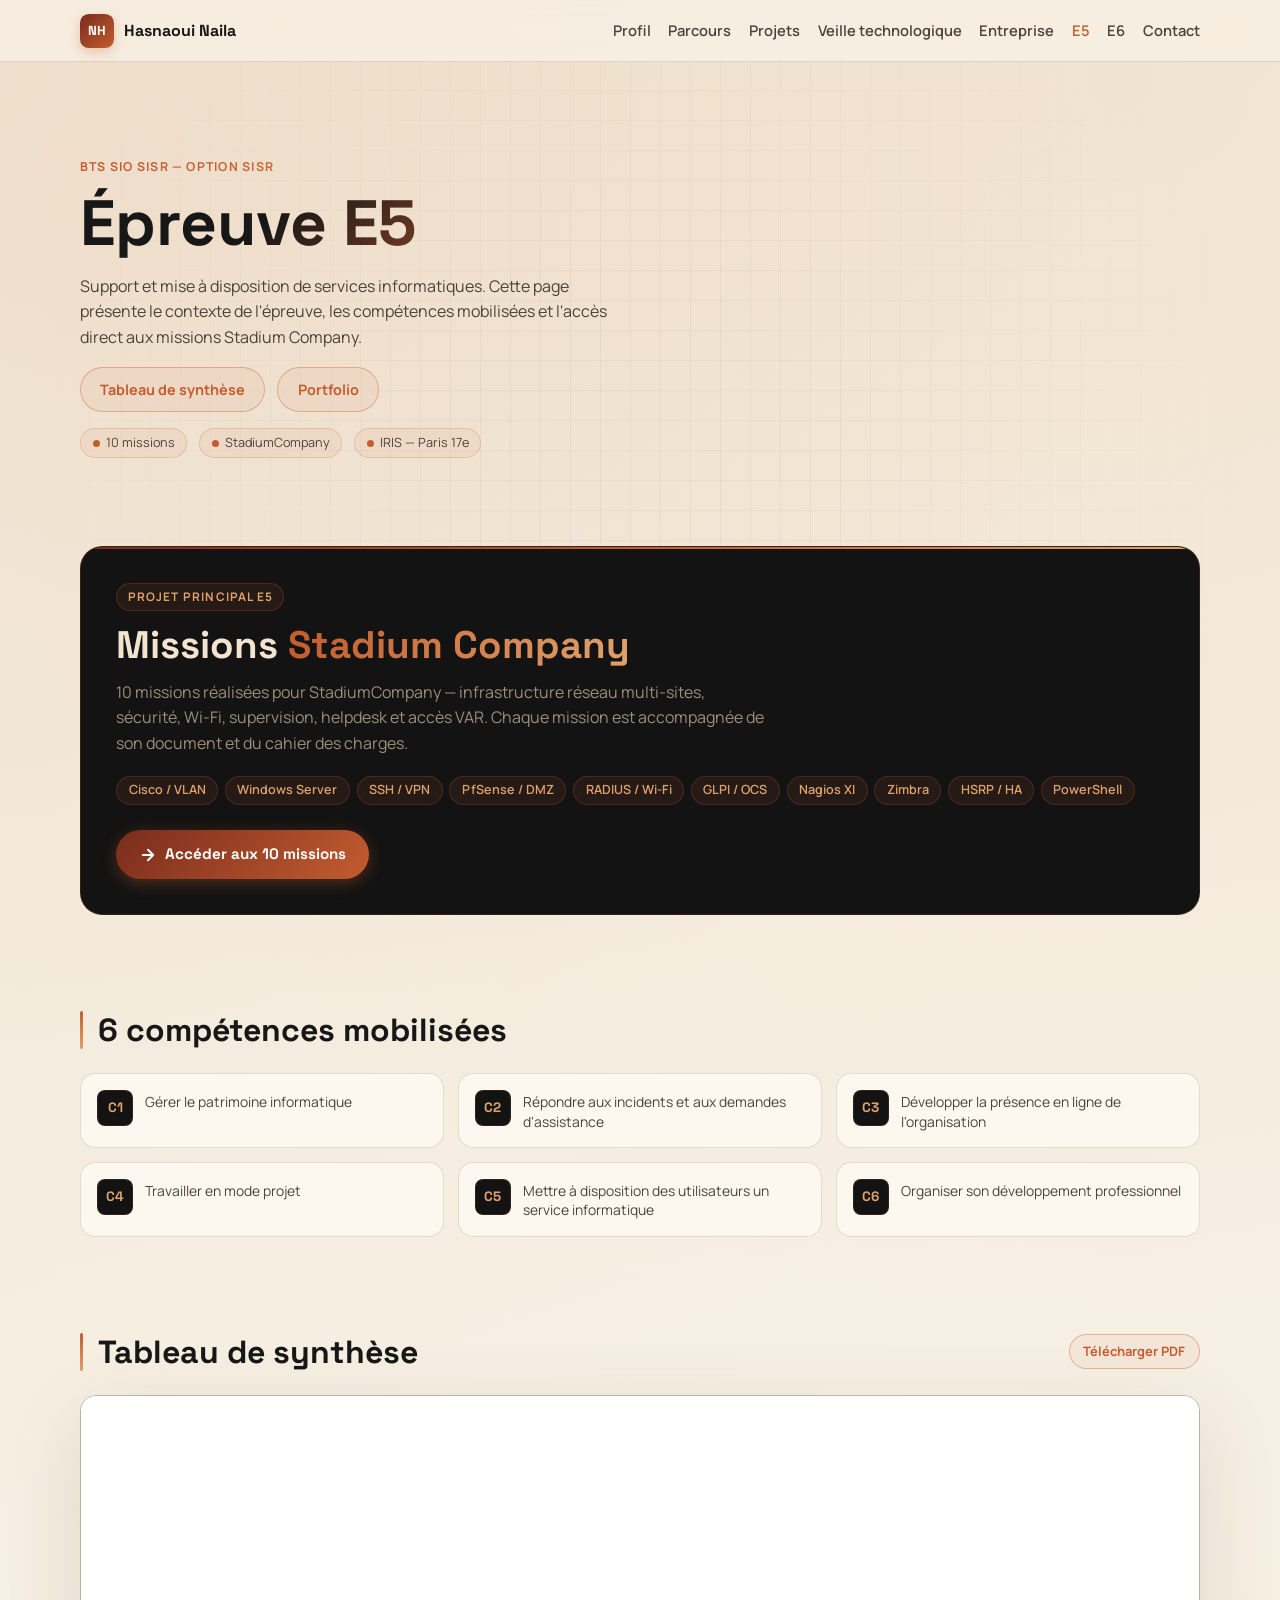
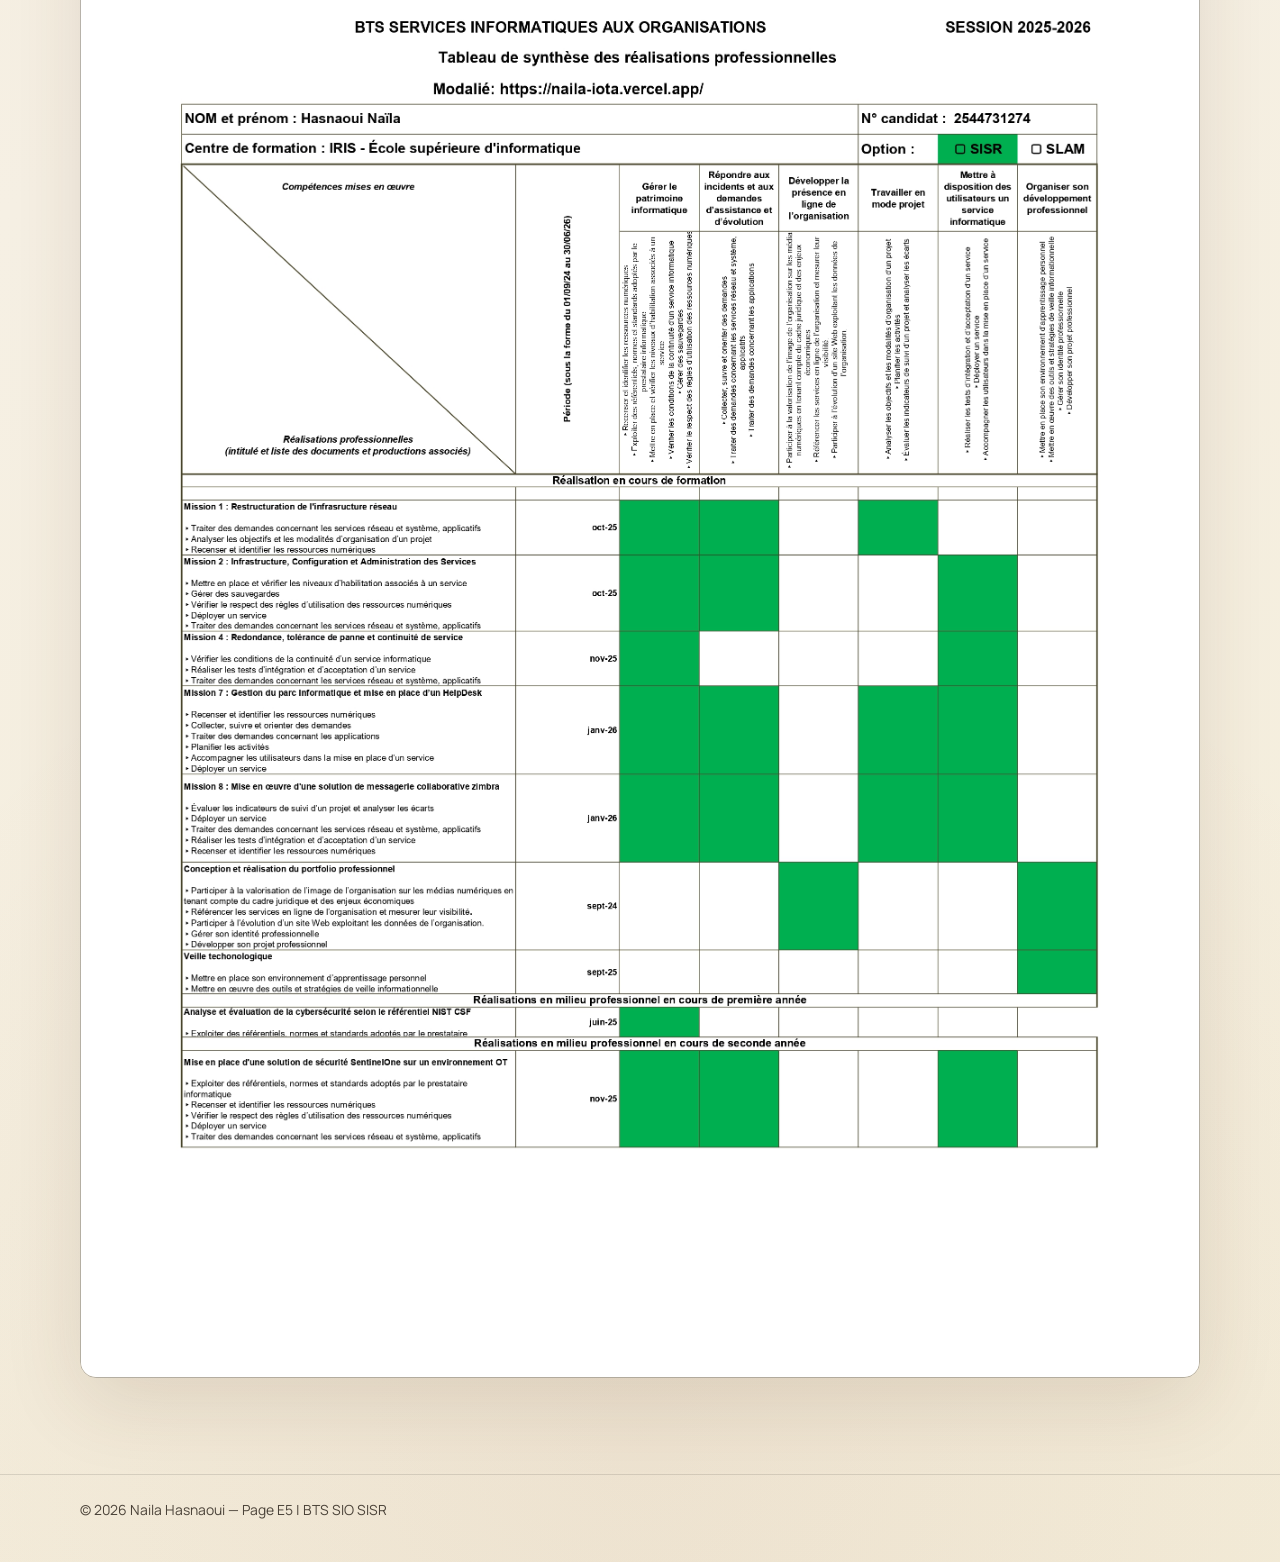
<file: Naila_protfolio/e5.html>
<!DOCTYPE html>
<html lang="fr">
    <head>
        <meta charset="UTF-8"/>
        <meta name="viewport" content="width=device-width, initial-scale=1.0"/>
        <title>E5 — Support &amp; Services | Hasnaoui Naila</title>
        <meta
            name="description"
            content="Épreuve E5 BTS SIO SISR de Naila Hasnaoui — Support et mise à disposition de services informatiques. Compétences, missions et tableau de synthèse."/>
        <link rel="preconnect" href="https://fonts.googleapis.com"/>
        <link rel="preconnect" href="https://fonts.gstatic.com" crossorigin="crossorigin"/>
        <link
            href="https://fonts.googleapis.com/css2?family=Space+Grotesk:wght@400;500;700&family=Manrope:wght@400;600;700&display=swap"
            rel="stylesheet"/>
        <link rel="stylesheet" href="styles.css?v=20260509"/>
    </head>
    <body>
        <div class="scroll-progress" id="scrollProgress" aria-hidden="true"></div>
        <div class="bg-grid" aria-hidden="true"></div>

        <header class="site-header">
            <div class="container nav-wrap">
                <a href="index.html#home" class="brand">
                    <span class="brand-mark">NH</span>
                    <span class="brand-text">Hasnaoui Naila</span>
                </a>
                <button class="menu-btn" id="menuBtn" aria-label="Ouvrir le menu">Menu</button>
                <nav class="nav" id="siteNav">
                    <a href="index.html#profil">Profil</a>
                    <a href="index.html#parcours">Parcours</a>
                    <a href="index.html#projets">Projets</a>
                    <a href="veille.html">Veille technologique</a>
                    <a href="entreprise.html">Entreprise</a>
                    <a href="e5.html" class="is-active">E5</a>
                    <a href="e6.html">E6</a>
                    <a href="index.html#contact">Contact</a>
                </nav>
            </div>
        </header>

        <main>

            <!-- ── Hero ── -->
            <section class="hero container reveal subpage-hero">
                <p class="eyebrow">BTS SIO SISR — Option SISR</p>
                <h1>Épreuve E5</h1>
                <p class="lead">
                    Support et mise à disposition de services informatiques. Cette page présente le contexte de l'épreuve, les compétences mobilisées et l'accès direct aux missions Stadium Company.
                </p>
                <div class="hero-actions">
                    <a class="btn btn-ghost" href="#synthese">Tableau de synthèse</a>
                    <a class="btn btn-ghost" href="index.html#projets">Portfolio</a>
                </div>
                <div class="hero-meta">
                    <span class="status-dot">10 missions</span>
                    <span class="status-dot">StadiumCompany</span>
                    <span class="status-dot">IRIS — Paris 17e</span>
                </div>
            </section>

            <!-- ── Grand bouton Stadium Company ── -->
            <section class="section container reveal">
                <article class="stadium-cta">
                    <span class="stadium-cta-eyebrow">Projet principal E5</span>
                    <h2>Missions <span>Stadium Company</span></h2>
                    <p>
                        10 missions réalisées pour StadiumCompany — infrastructure réseau multi-sites, sécurité, Wi-Fi, supervision, helpdesk et accès VAR. Chaque mission est accompagnée de son document et du cahier des charges.
                    </p>
                    <div class="stadium-cta-chips">
                        <div class="pill-wrap">
                            <span class="pill">Cisco / VLAN</span>
                            <span class="pill">Windows Server</span>
                            <span class="pill">SSH / VPN</span>
                            <span class="pill">PfSense / DMZ</span>
                            <span class="pill">RADIUS / Wi-Fi</span>
                            <span class="pill">GLPI / OCS</span>
                            <span class="pill">Nagios XI</span>
                            <span class="pill">Zimbra</span>
                            <span class="pill">HSRP / HA</span>
                            <span class="pill">PowerShell</span>
                        </div>
                    </div>
                    <a class="stadium-cta-btn" href="stadium.html">
                        <svg viewBox="0 0 24 24" fill="none" stroke="currentColor" stroke-width="2.5" stroke-linecap="round" stroke-linejoin="round">
                            <path d="M5 12h14M12 5l7 7-7 7"/>
                        </svg>
                        Accéder aux 10 missions
                    </a>
                </article>
            </section>

            <!-- ── Compétences E5 ── -->
            <section class="section container reveal">
                <div class="section-head">
                    <h2>6 compétences mobilisées</h2>
                </div>
                <div class="competences-grid">
                    <article class="comp-card">
                        <span class="comp-num">C1</span>
                        <p>Gérer le patrimoine informatique</p>
                    </article>
                    <article class="comp-card">
                        <span class="comp-num">C2</span>
                        <p>Répondre aux incidents et aux demandes d'assistance</p>
                    </article>
                    <article class="comp-card">
                        <span class="comp-num">C3</span>
                        <p>Développer la présence en ligne de l'organisation</p>
                    </article>
                    <article class="comp-card">
                        <span class="comp-num">C4</span>
                        <p>Travailler en mode projet</p>
                    </article>
                    <article class="comp-card">
                        <span class="comp-num">C5</span>
                        <p>Mettre à disposition des utilisateurs un service informatique</p>
                    </article>
                    <article class="comp-card">
                        <span class="comp-num">C6</span>
                        <p>Organiser son développement professionnel</p>
                    </article>
                </div>
            </section>

            <!-- ── Tableau de synthèse ── -->
            <section id="synthese" class="section container reveal">
                <div class="section-head section-head-inline">
                    <h2>Tableau de synthèse</h2>
                    <a class="btn btn-ghost btn-small" href="Naila tableau.pdf" target="_blank" rel="noreferrer">Télécharger PDF</a>
                </div>

                <!-- Remplace le src par le nom de ton fichier image, ex: tableau-synthese-e5.jpg -->
                <img
                    src="Naila tableau.jpg"
                    alt="Tableau de synthèse E5 — Hasnaoui Naila"
                    style="width:100%; border-radius:1rem; border:1px solid var(--line-strong); display:block; box-shadow:var(--shadow);"
                    onerror="this.style.display='none'; this.nextElementSibling.style.display='flex';"
                />
                <div style="display:none; align-items:center; justify-content:center; min-height:260px; border-radius:1rem; border:2px dashed var(--line-strong); background:var(--paper); flex-direction:column; gap:0.65rem;">
                    <span style="font-size:2.5rem;">📄</span>
                    <p style="color:var(--ink-soft); font-size:0.9rem; margin:0; font-weight:600;">Tableau de synthèse E5 — Hasnaoui Naila</p>
                    <p style="color:var(--accent); font-size:0.82rem; margin:0;">Dépose ton fichier image ici et renomme-le <code style="background:rgba(195,92,47,0.1);padding:0.1rem 0.4rem;border-radius:4px;">tableau-synthese-e5.jpg</code></p>
                </div>
            </section>

        </main>

        <footer class="site-footer">
            <div class="container">
                <p>© <span id="year"></span> Naila Hasnaoui — Page E5 | BTS SIO SISR</p>
            </div>
        </footer>

        <button class="back-top" id="backTopBtn" type="button" aria-label="Remonter en haut">↑</button>
        <div class="toast" id="toast" role="status" aria-live="polite"></div>

        <script src="script.js?v=20260509"></script>
    </body>
</html>
</file>
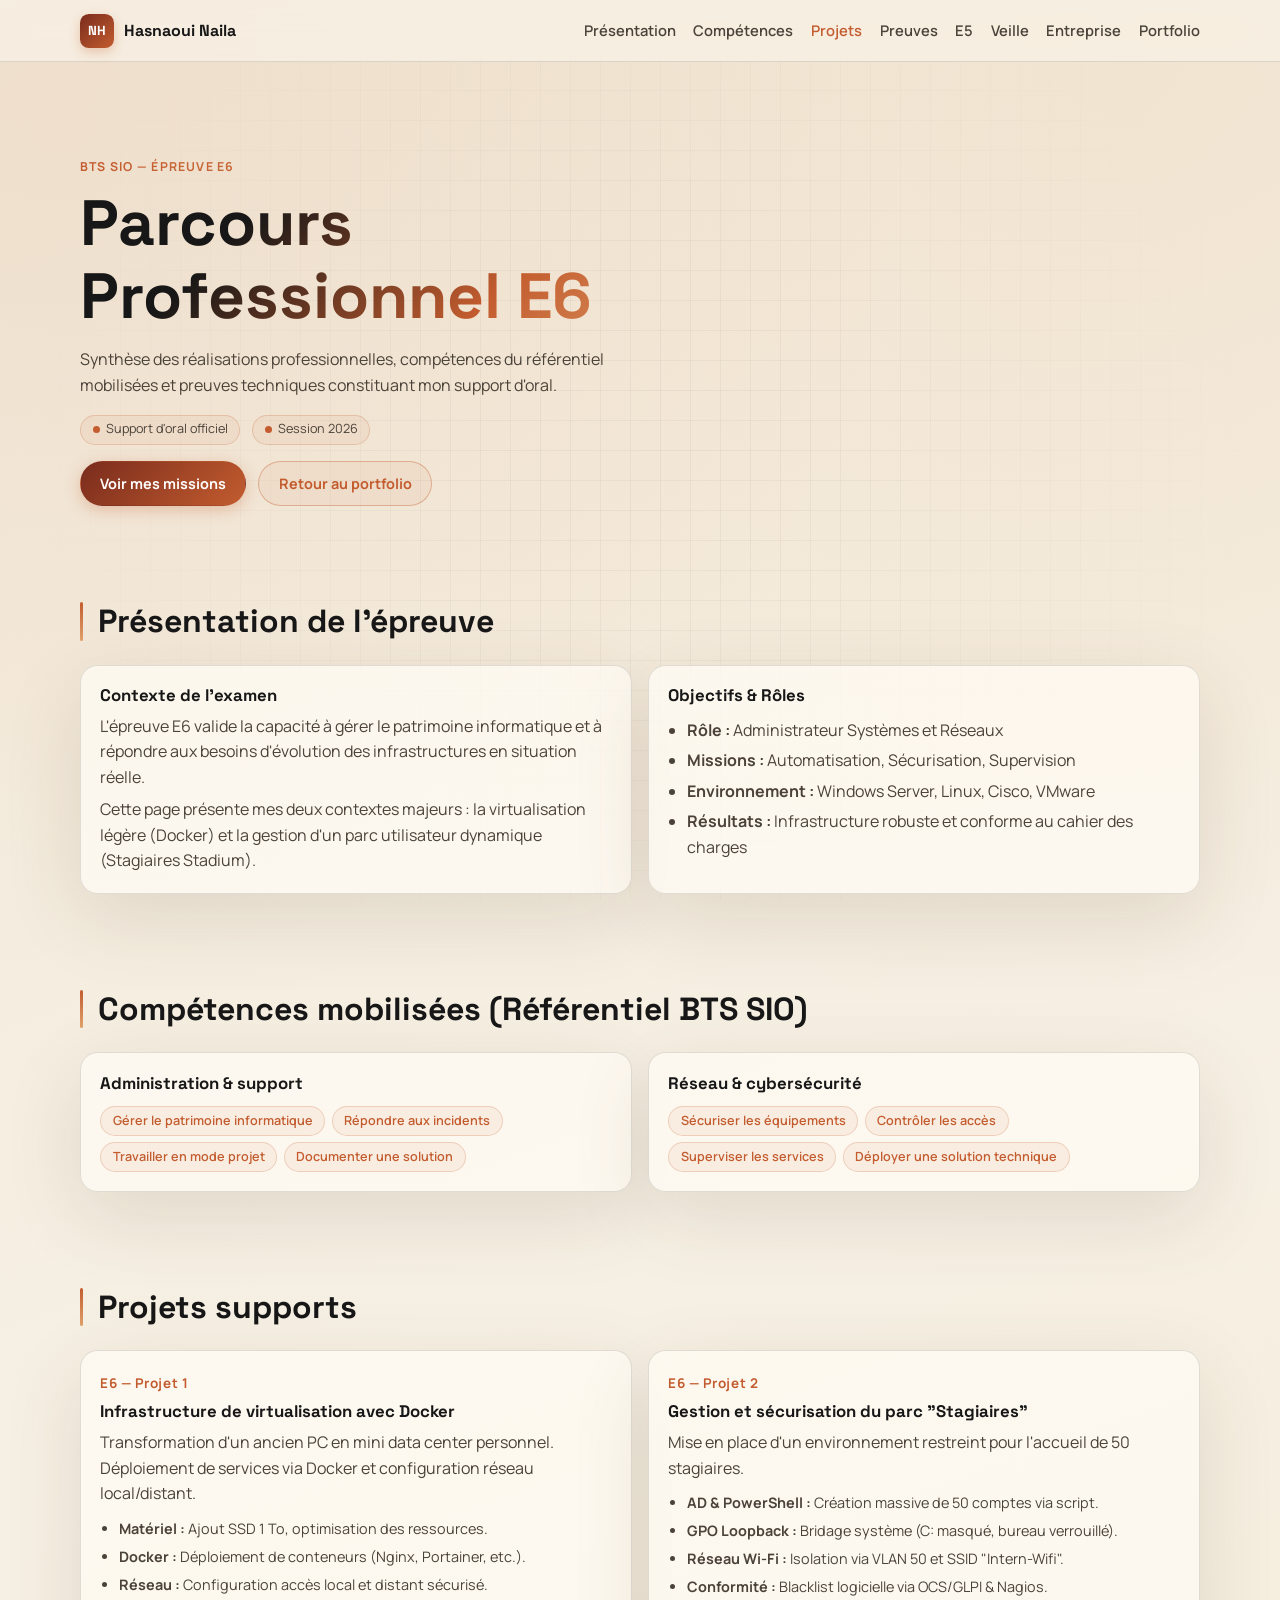
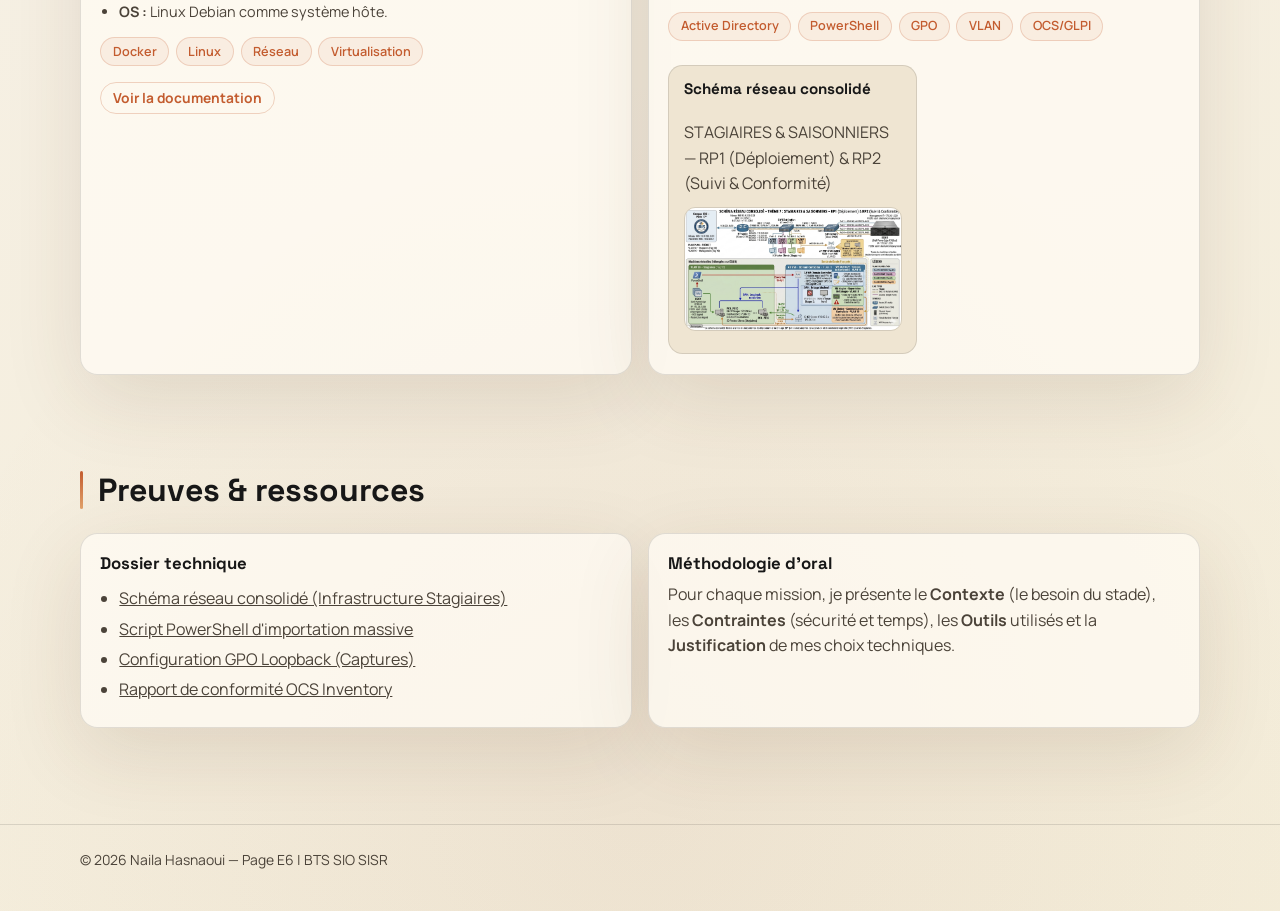
<file: Naila_protfolio/e6.html>
<!DOCTYPE html>
<html lang="fr">
    <head>
        <meta charset="UTF-8"/>
        <meta name="viewport" content="width=device-width, initial-scale=1.0"/>
        <title>E6 | Hasnaoui Naila</title>
        <meta
            name="description"
            content="Page E6 du portfolio de Naila Hasnaoui avec les projets supports, compétences et éléments de présentation pour le BTS SIO."/>
        <link rel="preconnect" href="https://fonts.googleapis.com"/>
        <link rel="preconnect" href="https://fonts.gstatic.com" crossorigin="crossorigin"/>
        <link
            href="https://fonts.googleapis.com/css2?family=Space+Grotesk:wght@400;500;700&family=Manrope:wght@400;600;700&display=swap"
            rel="stylesheet"/>
        <link rel="stylesheet" href="styles.css?v=20260509"/>
    </head>
    <body>
        <div class="scroll-progress" id="scrollProgress" aria-hidden="true"></div>
        <div class="bg-grid" aria-hidden="true"></div>

        <header class="site-header">
            <div class="container nav-wrap">
                <a href="index.html" class="brand">
                    <span class="brand-mark">NH</span>
                    <span class="brand-text">Hasnaoui Naila</span>
                </a>
                <button class="menu-btn" id="menuBtn" aria-label="Ouvrir le menu">Menu</button>
                <nav class="nav" id="siteNav">
                    <a href="#presentation">Présentation</a>
                    <a href="#competences">Compétences</a>
                    <a href="#projets">Projets</a>
                    <a href="#preuves">Preuves</a>
                    <a href="e5.html">E5</a>
                    <a href="veille.html">Veille</a>
                    <a href="entreprise.html">Entreprise</a>
                    <a href="index.html">Portfolio</a>
                </nav>
            </div>
        </header>

        <main>
            <section class="hero container reveal">
                <div class="hero-layout">
                    <div>
                        <p class="eyebrow">BTS SIO — Épreuve E6</p>
                        <h1>Parcours Professionnel E6</h1>
                        <p class="lead">
                            Synthèse des réalisations professionnelles, compétences du référentiel mobilisées
                            et preuves techniques constituant mon support d'oral.
                        </p>
                        <div class="hero-meta">
                            <span class="status-dot">Support d'oral officiel</span>
                            <span class="status-dot">Session 2026</span>
                        </div>
                    </div>
                </div>

                <div class="hero-actions">
                    <a class="btn btn-primary" href="#projets">Voir mes missions</a>
                    <a class="btn btn-ghost" href="index.html">Retour au portfolio</a>
                </div>
            </section>

            <section id="presentation" class="section container reveal">
                <div class="section-head">
                    <h2>Présentation de l'épreuve</h2>
                </div>

                <div class="grid two-cols">
                    <article class="card">
                        <h3>Contexte de l'examen</h3>
                        <p>
                            L'épreuve E6 valide la capacité à gérer le patrimoine informatique et à répondre
                            aux besoins d'évolution des infrastructures en situation réelle.
                        </p>
                        <p>
                            Cette page présente mes deux contextes majeurs : la virtualisation légère (Docker)
                            et la gestion d'un parc utilisateur dynamique (Stagiaires Stadium).
                        </p>
                    </article>

                    <article class="card">
                        <h3>Objectifs &amp; Rôles</h3>
                        <ul>
                            <li><strong>Rôle :</strong> Administrateur Systèmes et Réseaux</li>
                            <li><strong>Missions :</strong> Automatisation, Sécurisation, Supervision</li>
                            <li><strong>Environnement :</strong> Windows Server, Linux, Cisco, VMware</li>
                            <li><strong>Résultats :</strong> Infrastructure robuste et conforme au cahier des charges</li>
                        </ul>
                    </article>
                </div>
            </section>

            <section id="competences" class="section container reveal">
                <div class="section-head">
                    <h2>Compétences mobilisées (Référentiel BTS SIO)</h2>
                </div>

                <div class="grid two-cols">
                    <article class="card">
                        <h3>Administration &amp; support</h3>
                        <div class="pill-wrap">
                            <span class="pill">Gérer le patrimoine informatique</span>
                            <span class="pill">Répondre aux incidents</span>
                            <span class="pill">Travailler en mode projet</span>
                            <span class="pill">Documenter une solution</span>
                        </div>
                    </article>

                    <article class="card">
                        <h3>Réseau &amp; cybersécurité</h3>
                        <div class="pill-wrap">
                            <span class="pill">Sécuriser les équipements</span>
                            <span class="pill">Contrôler les accès</span>
                            <span class="pill">Superviser les services</span>
                            <span class="pill">Déployer une solution technique</span>
                        </div>
                    </article>
                </div>
            </section>

            <section id="projets" class="section container reveal">
                <div class="section-head">
                    <h2>Projets supports</h2>
                </div>

                <div class="grid two-cols">
                    <article class="project-card">
                        <span class="year">E6 — Projet 1</span>
                        <h3>Infrastructure de virtualisation avec Docker</h3>
                        <p>
                            Transformation d'un ancien PC en mini data center personnel.
                            Déploiement de services via Docker et configuration réseau local/distant.
                        </p>
                        <ul style="font-size: 0.9rem; margin-top: 10px;">
                            <li><strong>Matériel :</strong> Ajout SSD 1 To, optimisation des ressources.</li>
                            <li><strong>Docker :</strong> Déploiement de conteneurs (Nginx, Portainer, etc.).</li>
                            <li><strong>Réseau :</strong> Configuration accès local et distant sécurisé.</li>
                            <li><strong>OS :</strong> Linux Debian comme système hôte.</li>
                        </ul>
                        <div class="tags">
                            <span>Docker</span>
                            <span>Linux</span>
                            <span>Réseau</span>
                            <span>Virtualisation</span>
                        </div>
                        <div class="project-actions">
                            <a href="https://dandy-cowbell-23a.notion.site/MISE-EN-PLACE-D-UNE-INFRASTRUCTURE-DE-VIRTUALISATION-AVEC-DOCKER-2f4beac706b7803e8856c15a7f8cccd5" target="_blank" rel="noreferrer">Voir la documentation</a>
                        </div>
                    </article>

                    <article class="project-card">
                        <span class="year">E6 — Projet 2</span>
                        <h3>Gestion et sécurisation du parc "Stagiaires"</h3>
                        <p>
                            Mise en place d'un environnement restreint pour l'accueil de 50 stagiaires.
                        </p>
                        <ul style="font-size: 0.9rem; margin-top: 10px;">
                            <li><strong>AD &amp; PowerShell :</strong> Création massive de 50 comptes via script.</li>
                            <li><strong>GPO Loopback :</strong> Bridage système (C: masqué, bureau verrouillé).</li>
                            <li><strong>Réseau Wi-Fi :</strong> Isolation via VLAN 50 et SSID "Intern-Wifi".</li>
                            <li><strong>Conformité :</strong> Blacklist logicielle via OCS/GLPI &amp; Nagios.</li>
                        </ul>
                        <div class="tags">
                            <span>Active Directory</span>
                            <span>PowerShell</span>
                            <span>GPO</span>
                            <span>VLAN</span>
                            <span>OCS/GLPI</span>
                        </div>
                        <div class="cert-grid mt-24">
                            <article class="cert-card">
                                <h4>Schéma réseau consolidé</h4>
                                <p>STAGIAIRES &amp; SAISONNIERS — RP1 (Déploiement) &amp; RP2 (Suivi &amp; Conformité)</p>
                                <a class="cert-image-link" href="theme7.png" target="_blank" rel="noreferrer">
                                    <img class="cert-image" src="theme7.png" alt="Schéma réseau consolidé"/>
                                </a>
                            </article>
                        </div>
                    </article>
                </div>
            </section>

            <section id="preuves" class="section container reveal">
                <div class="section-head">
                    <h2>Preuves &amp; ressources</h2>
                </div>

                <div class="grid two-cols">
                    <article class="card">
                        <h3>Dossier technique</h3>
                        <ul>
                            <li><a href="theme7.png" target="_blank" rel="noreferrer">Schéma réseau consolidé (Infrastructure Stagiaires)</a></li>
                            <li><a href="powershell-script.png" target="_blank" rel="noreferrer">Script PowerShell d'importation massive</a></li>
                            <li><a href="gpo-loopback.png" target="_blank" rel="noreferrer">Configuration GPO Loopback (Captures)</a></li>
                            <li><a href="ocs-inventory-report.png" target="_blank" rel="noreferrer">Rapport de conformité OCS Inventory</a></li>
                        </ul>
                    </article>

                    <article class="card">
                        <h3>Méthodologie d'oral</h3>
                        <p>
                            Pour chaque mission, je présente le <strong>Contexte</strong> (le besoin du stade),
                            les <strong>Contraintes</strong> (sécurité et temps), les <strong>Outils</strong> utilisés
                            et la <strong>Justification</strong> de mes choix techniques.
                        </p>
                    </article>
                </div>
            </section>
        </main>

        <footer class="site-footer">
            <div class="container">
                <p>© <span id="year"></span> Naila Hasnaoui — Page E6 | BTS SIO SISR</p>
            </div>
        </footer>

        <button class="back-top" id="backTopBtn" type="button" aria-label="Remonter en haut">↑</button>
        <div class="toast" id="toast" role="status" aria-live="polite"></div>

        <script src="script.js?v=20260509"></script>
    </body>
</html>
</file>
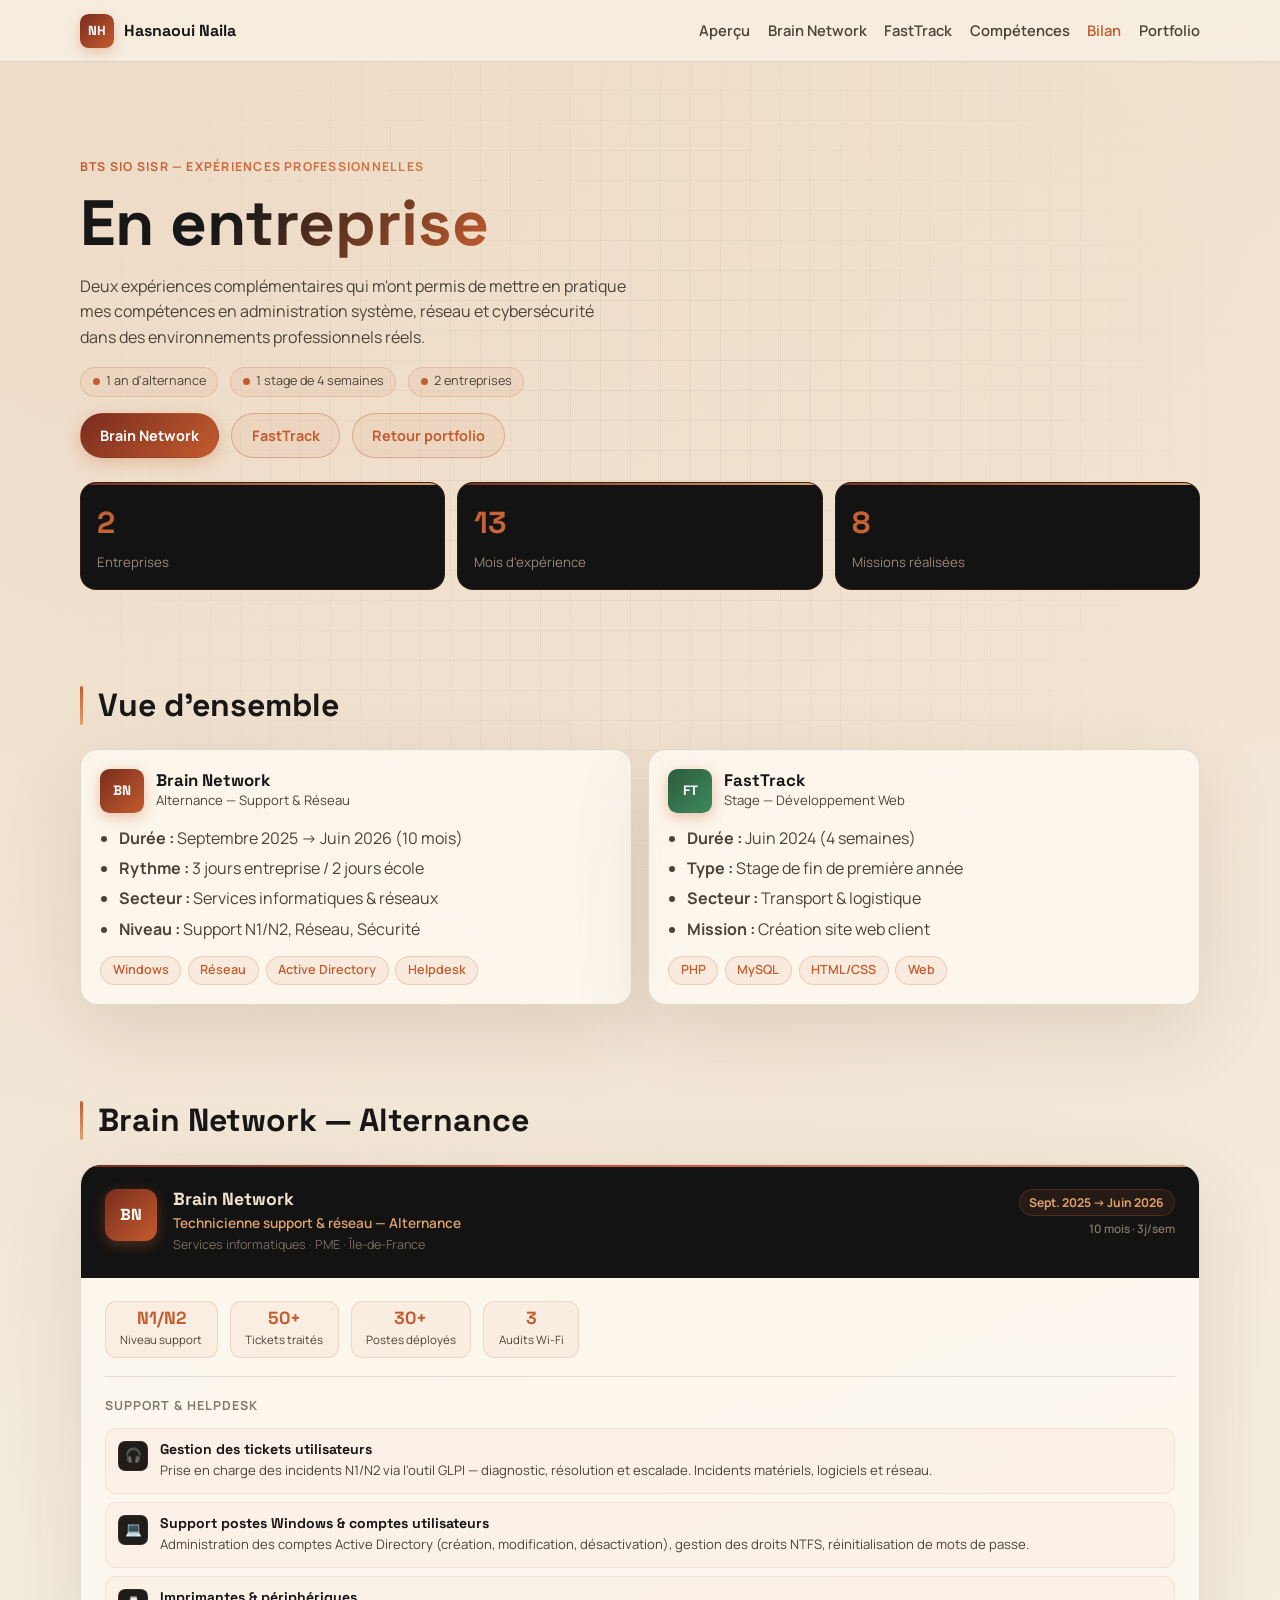
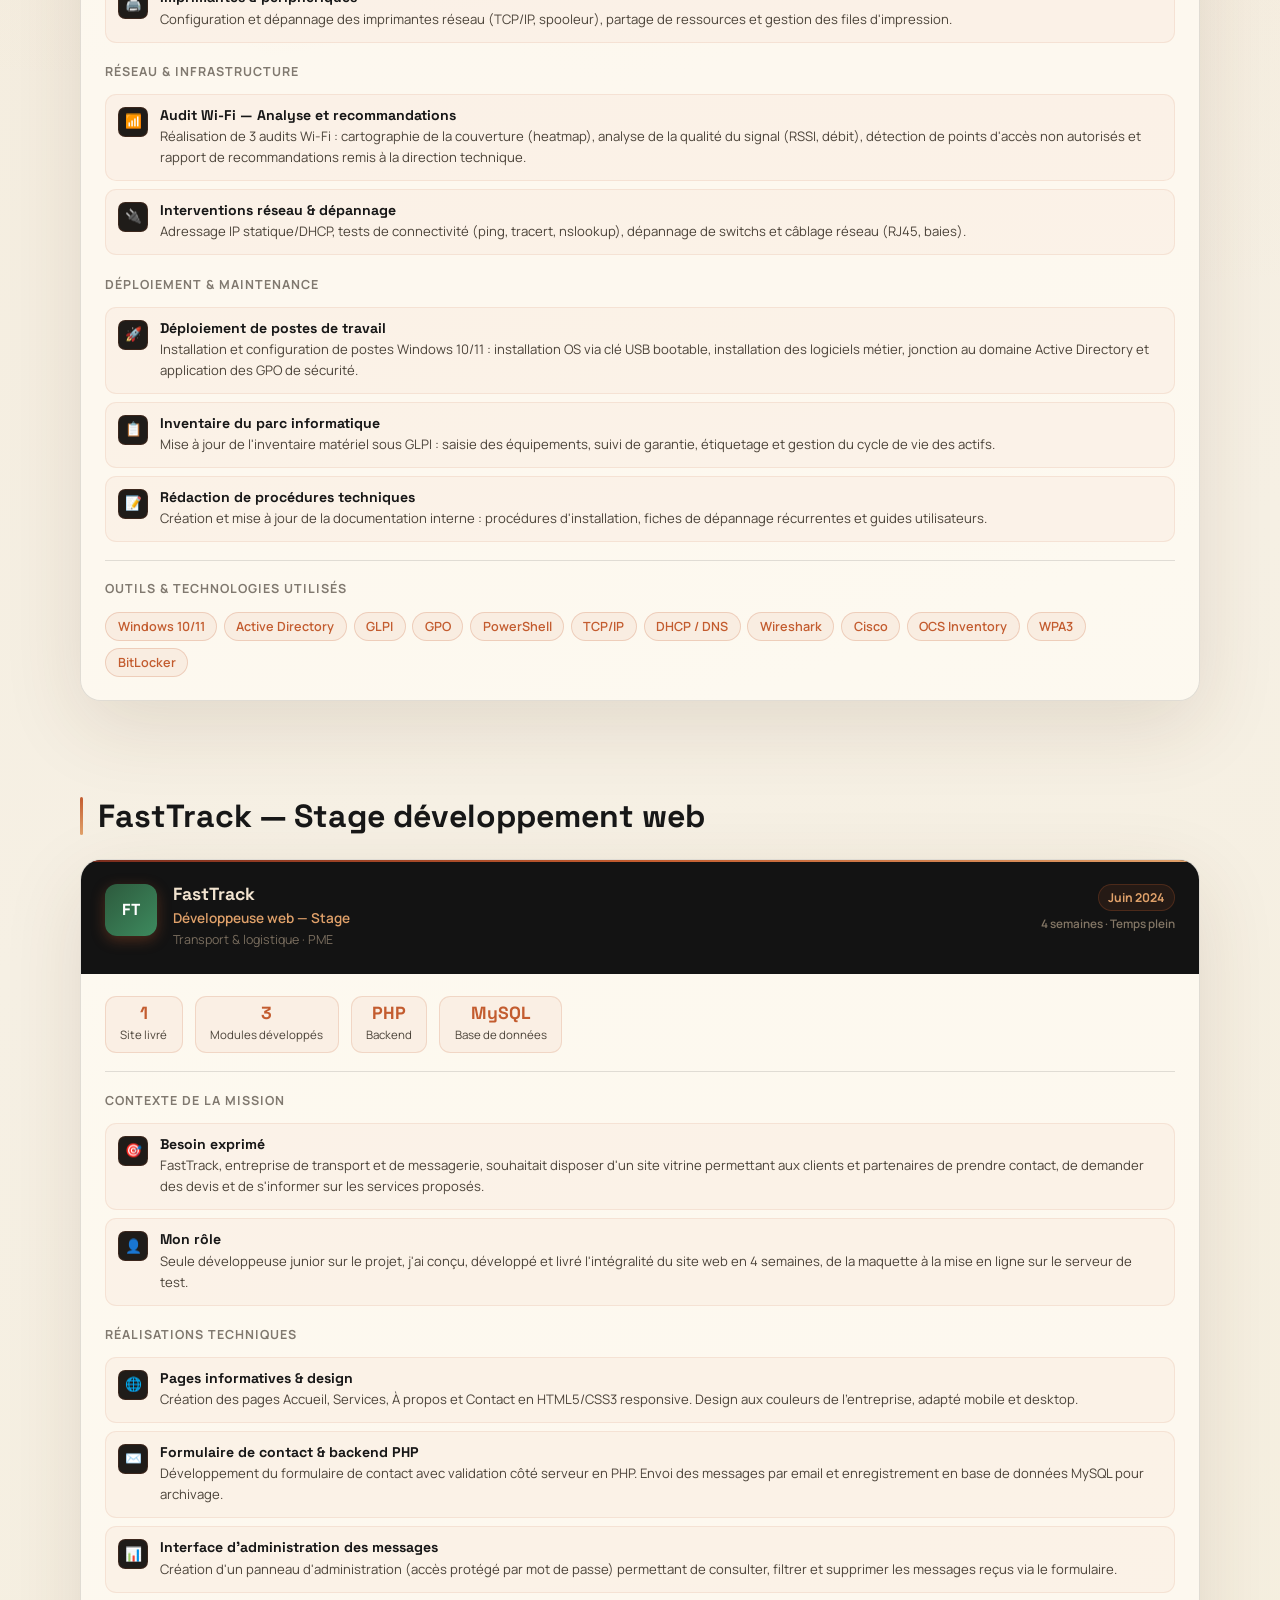
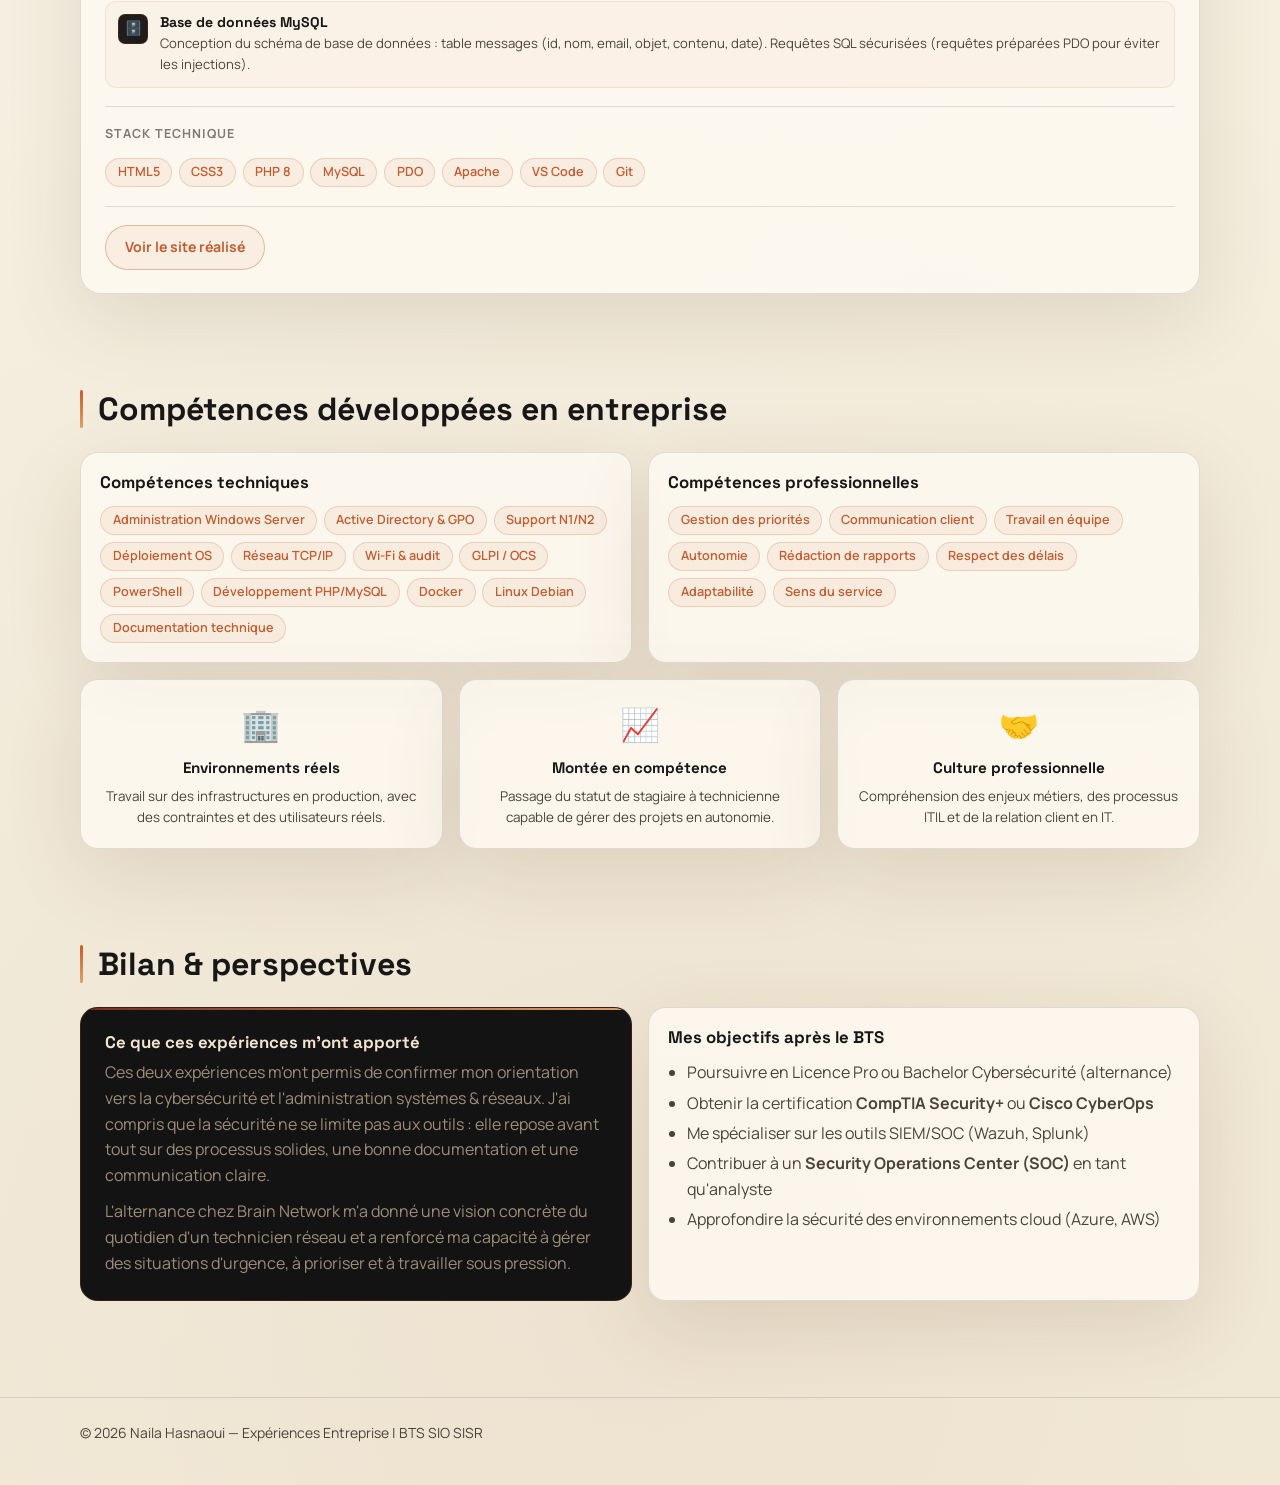
<file: Naila_protfolio/entreprise.html>
<!DOCTYPE html>
<html lang="fr">
    <head>
        <meta charset="UTF-8"/>
        <meta name="viewport" content="width=device-width, initial-scale=1.0"/>
        <title>Expériences Entreprise | Hasnaoui Naila</title>
        <meta
            name="description"
            content="Expériences professionnelles de Naila Hasnaoui — Alternance chez Brain Network et stage chez FastTrack. Missions, compétences et bilan."/>
        <link rel="preconnect" href="https://fonts.googleapis.com"/>
        <link rel="preconnect" href="https://fonts.gstatic.com" crossorigin="crossorigin"/>
        <link
            href="https://fonts.googleapis.com/css2?family=Space+Grotesk:wght@400;500;700&family=Manrope:wght@400;600;700&display=swap"
            rel="stylesheet"/>
        <link rel="stylesheet" href="styles.css?v=20260509"/>
    </head>
    <body>
        <div class="scroll-progress" id="scrollProgress" aria-hidden="true"></div>
        <div class="bg-grid" aria-hidden="true"></div>

        <header class="site-header">
            <div class="container nav-wrap">
                <a href="index.html" class="brand">
                    <span class="brand-mark">NH</span>
                    <span class="brand-text">Hasnaoui Naila</span>
                </a>
                <button class="menu-btn" id="menuBtn" aria-label="Ouvrir le menu">Menu</button>
                <nav class="nav" id="siteNav">
                    <a href="#apercu">Aperçu</a>
                    <a href="#brain-network">Brain Network</a>
                    <a href="#fasttrack">FastTrack</a>
                    <a href="#competences">Compétences</a>
                    <a href="#bilan">Bilan</a>
                    <a href="index.html">Portfolio</a>
                </nav>
            </div>
        </header>

        <main>
            <!-- ── HERO ─────────────────────────────────────────── -->
            <section class="hero container reveal">
                <div class="hero-layout">
                    <div>
                        <p class="eyebrow">BTS SIO SISR — Expériences professionnelles</p>
                        <h1>En entreprise</h1>
                        <p class="lead">
                            Deux expériences complémentaires qui m'ont permis de mettre en pratique
                            mes compétences en administration système, réseau et cybersécurité dans
                            des environnements professionnels réels.
                        </p>
                        <div class="hero-meta">
                            <span class="status-dot">1 an d'alternance</span>
                            <span class="status-dot">1 stage de 4 semaines</span>
                            <span class="status-dot">2 entreprises</span>
                        </div>
                    </div>
                </div>

                <div class="hero-actions">
                    <a class="btn btn-primary" href="#brain-network">Brain Network</a>
                    <a class="btn btn-ghost" href="#fasttrack">FastTrack</a>
                    <a class="btn btn-ghost" href="index.html">Retour portfolio</a>
                </div>

                <div class="hero-stats">
                    <article class="stat-card">
                        <p class="stat-number" data-target="2">0</p>
                        <p class="stat-label">Entreprises</p>
                    </article>
                    <article class="stat-card">
                        <p class="stat-number" data-target="13">0</p>
                        <p class="stat-label">Mois d'expérience</p>
                    </article>
                    <article class="stat-card">
                        <p class="stat-number" data-target="8">0</p>
                        <p class="stat-label">Missions réalisées</p>
                    </article>
                </div>
            </section>

            <!-- ── APERÇU ──────────────────────────────────────── -->
            <section id="apercu" class="section container reveal">
                <div class="section-head">
                    <h2>Vue d'ensemble</h2>
                </div>

                <div class="grid two-cols">
                    <article class="card">
                        <div style="display:flex; align-items:center; gap:0.75rem; margin-bottom:0.75rem;">
                            <div class="company-logo" style="width:44px; height:44px; font-size:0.85rem; border-radius:0.6rem; flex-shrink:0;">BN</div>
                            <div>
                                <h3 style="margin:0;">Brain Network</h3>
                                <p style="margin:0; font-size:0.82rem;">Alternance — Support &amp; Réseau</p>
                            </div>
                        </div>
                        <ul>
                            <li><strong>Durée :</strong> Septembre 2025 → Juin 2026 (10 mois)</li>
                            <li><strong>Rythme :</strong> 3 jours entreprise / 2 jours école</li>
                            <li><strong>Secteur :</strong> Services informatiques &amp; réseaux</li>
                            <li><strong>Niveau :</strong> Support N1/N2, Réseau, Sécurité</li>
                        </ul>
                        <div class="pill-wrap">
                            <span class="pill">Windows</span>
                            <span class="pill">Réseau</span>
                            <span class="pill">Active Directory</span>
                            <span class="pill">Helpdesk</span>
                        </div>
                    </article>

                    <article class="card">
                        <div style="display:flex; align-items:center; gap:0.75rem; margin-bottom:0.75rem;">
                            <div class="company-logo" style="width:44px; height:44px; font-size:0.85rem; border-radius:0.6rem; flex-shrink:0; background: linear-gradient(135deg, #2d5a3d, #3d8a5e);">FT</div>
                            <div>
                                <h3 style="margin:0;">FastTrack</h3>
                                <p style="margin:0; font-size:0.82rem;">Stage — Développement Web</p>
                            </div>
                        </div>
                        <ul>
                            <li><strong>Durée :</strong> Juin 2024 (4 semaines)</li>
                            <li><strong>Type :</strong> Stage de fin de première année</li>
                            <li><strong>Secteur :</strong> Transport &amp; logistique</li>
                            <li><strong>Mission :</strong> Création site web client</li>
                        </ul>
                        <div class="pill-wrap">
                            <span class="pill">PHP</span>
                            <span class="pill">MySQL</span>
                            <span class="pill">HTML/CSS</span>
                            <span class="pill">Web</span>
                        </div>
                    </article>
                </div>
            </section>

            <!-- ── BRAIN NETWORK ──────────────────────────────── -->
            <section id="brain-network" class="section container reveal">
                <div class="section-head">
                    <h2>Brain Network — Alternance</h2>
                </div>

                <article class="company-card">
                    <div class="company-header">
                        <div class="company-logo">BN</div>
                        <div class="company-info">
                            <h3>Brain Network</h3>
                            <p class="company-role">Technicienne support &amp; réseau — Alternance</p>
                            <p class="company-sector">Services informatiques · PME · Île-de-France</p>
                        </div>
                        <div class="company-period">
                            <span class="period-badge">Sept. 2025 → Juin 2026</span>
                            <span class="duration-badge">10 mois · 3j/sem</span>
                        </div>
                    </div>

                    <div class="company-body">

                        <div class="company-stats">
                            <div class="company-stat">
                                <strong>N1/N2</strong>
                                <span>Niveau support</span>
                            </div>
                            <div class="company-stat">
                                <strong>50+</strong>
                                <span>Tickets traités</span>
                            </div>
                            <div class="company-stat">
                                <strong>30+</strong>
                                <span>Postes déployés</span>
                            </div>
                            <div class="company-stat">
                                <strong>3</strong>
                                <span>Audits Wi-Fi</span>
                            </div>
                        </div>

                        <!-- Support utilisateurs -->
                        <p class="missions-title">Support &amp; helpdesk</p>
                        <div class="mission-list">
                            <div class="mission-item">
                                <div class="mission-icon">🎧</div>
                                <div class="mission-text">
                                    <h4>Gestion des tickets utilisateurs</h4>
                                    <p>Prise en charge des incidents N1/N2 via l'outil GLPI — diagnostic, résolution et escalade. Incidents matériels, logiciels et réseau.</p>
                                </div>
                            </div>
                            <div class="mission-item">
                                <div class="mission-icon">💻</div>
                                <div class="mission-text">
                                    <h4>Support postes Windows &amp; comptes utilisateurs</h4>
                                    <p>Administration des comptes Active Directory (création, modification, désactivation), gestion des droits NTFS, réinitialisation de mots de passe.</p>
                                </div>
                            </div>
                            <div class="mission-item">
                                <div class="mission-icon">🖨️</div>
                                <div class="mission-text">
                                    <h4>Imprimantes &amp; périphériques</h4>
                                    <p>Configuration et dépannage des imprimantes réseau (TCP/IP, spooleur), partage de ressources et gestion des files d'impression.</p>
                                </div>
                            </div>
                        </div>

                        <!-- Réseau & infra -->
                        <p class="missions-title" style="margin-top:1.2rem;">Réseau &amp; infrastructure</p>
                        <div class="mission-list">
                            <div class="mission-item">
                                <div class="mission-icon">📶</div>
                                <div class="mission-text">
                                    <h4>Audit Wi-Fi — Analyse et recommandations</h4>
                                    <p>Réalisation de 3 audits Wi-Fi : cartographie de la couverture (heatmap), analyse de la qualité du signal (RSSI, débit), détection de points d'accès non autorisés et rapport de recommandations remis à la direction technique.</p>
                                </div>
                            </div>
                            <div class="mission-item">
                                <div class="mission-icon">🔌</div>
                                <div class="mission-text">
                                    <h4>Interventions réseau &amp; dépannage</h4>
                                    <p>Adressage IP statique/DHCP, tests de connectivité (ping, tracert, nslookup), dépannage de switchs et câblage réseau (RJ45, baies).</p>
                                </div>
                            </div>
                        </div>

                        <!-- Déploiement -->
                        <p class="missions-title" style="margin-top:1.2rem;">Déploiement &amp; maintenance</p>
                        <div class="mission-list">
                            <div class="mission-item">
                                <div class="mission-icon">🚀</div>
                                <div class="mission-text">
                                    <h4>Déploiement de postes de travail</h4>
                                    <p>Installation et configuration de postes Windows 10/11 : installation OS via clé USB bootable, installation des logiciels métier, jonction au domaine Active Directory et application des GPO de sécurité.</p>
                                </div>
                            </div>
                            <div class="mission-item">
                                <div class="mission-icon">📋</div>
                                <div class="mission-text">
                                    <h4>Inventaire du parc informatique</h4>
                                    <p>Mise à jour de l'inventaire matériel sous GLPI : saisie des équipements, suivi de garantie, étiquetage et gestion du cycle de vie des actifs.</p>
                                </div>
                            </div>
                            <div class="mission-item">
                                <div class="mission-icon">📝</div>
                                <div class="mission-text">
                                    <h4>Rédaction de procédures techniques</h4>
                                    <p>Création et mise à jour de la documentation interne : procédures d'installation, fiches de dépannage récurrentes et guides utilisateurs.</p>
                                </div>
                            </div>
                        </div>

                        <div class="company-tools">
                            <p class="missions-title">Outils &amp; technologies utilisés</p>
                            <div class="pill-wrap">
                                <span class="pill">Windows 10/11</span>
                                <span class="pill">Active Directory</span>
                                <span class="pill">GLPI</span>
                                <span class="pill">GPO</span>
                                <span class="pill">PowerShell</span>
                                <span class="pill">TCP/IP</span>
                                <span class="pill">DHCP / DNS</span>
                                <span class="pill">Wireshark</span>
                                <span class="pill">Cisco</span>
                                <span class="pill">OCS Inventory</span>
                                <span class="pill">WPA3</span>
                                <span class="pill">BitLocker</span>
                            </div>
                        </div>

                    </div>
                </article>
            </section>

            <!-- ── FASTTRACK ───────────────────────────────────── -->
            <section id="fasttrack" class="section container reveal">
                <div class="section-head">
                    <h2>FastTrack — Stage développement web</h2>
                </div>

                <article class="company-card">
                    <div class="company-header">
                        <div class="company-logo" style="background: linear-gradient(135deg, #2d5a3d, #3d8a5e);">FT</div>
                        <div class="company-info">
                            <h3>FastTrack</h3>
                            <p class="company-role">Développeuse web — Stage</p>
                            <p class="company-sector">Transport &amp; logistique · PME</p>
                        </div>
                        <div class="company-period">
                            <span class="period-badge">Juin 2024</span>
                            <span class="duration-badge">4 semaines · Temps plein</span>
                        </div>
                    </div>

                    <div class="company-body">

                        <div class="company-stats">
                            <div class="company-stat">
                                <strong>1</strong>
                                <span>Site livré</span>
                            </div>
                            <div class="company-stat">
                                <strong>3</strong>
                                <span>Modules développés</span>
                            </div>
                            <div class="company-stat">
                                <strong>PHP</strong>
                                <span>Backend</span>
                            </div>
                            <div class="company-stat">
                                <strong>MySQL</strong>
                                <span>Base de données</span>
                            </div>
                        </div>

                        <!-- Contexte -->
                        <p class="missions-title">Contexte de la mission</p>
                        <div class="mission-list">
                            <div class="mission-item">
                                <div class="mission-icon">🎯</div>
                                <div class="mission-text">
                                    <h4>Besoin exprimé</h4>
                                    <p>FastTrack, entreprise de transport et de messagerie, souhaitait disposer d'un site vitrine permettant aux clients et partenaires de prendre contact, de demander des devis et de s'informer sur les services proposés.</p>
                                </div>
                            </div>
                            <div class="mission-item">
                                <div class="mission-icon">👤</div>
                                <div class="mission-text">
                                    <h4>Mon rôle</h4>
                                    <p>Seule développeuse junior sur le projet, j'ai conçu, développé et livré l'intégralité du site web en 4 semaines, de la maquette à la mise en ligne sur le serveur de test.</p>
                                </div>
                            </div>
                        </div>

                        <!-- Réalisations -->
                        <p class="missions-title" style="margin-top:1.2rem;">Réalisations techniques</p>
                        <div class="mission-list">
                            <div class="mission-item">
                                <div class="mission-icon">🌐</div>
                                <div class="mission-text">
                                    <h4>Pages informatives &amp; design</h4>
                                    <p>Création des pages Accueil, Services, À propos et Contact en HTML5/CSS3 responsive. Design aux couleurs de l'entreprise, adapté mobile et desktop.</p>
                                </div>
                            </div>
                            <div class="mission-item">
                                <div class="mission-icon">✉️</div>
                                <div class="mission-text">
                                    <h4>Formulaire de contact &amp; backend PHP</h4>
                                    <p>Développement du formulaire de contact avec validation côté serveur en PHP. Envoi des messages par email et enregistrement en base de données MySQL pour archivage.</p>
                                </div>
                            </div>
                            <div class="mission-item">
                                <div class="mission-icon">📊</div>
                                <div class="mission-text">
                                    <h4>Interface d'administration des messages</h4>
                                    <p>Création d'un panneau d'administration (accès protégé par mot de passe) permettant de consulter, filtrer et supprimer les messages reçus via le formulaire.</p>
                                </div>
                            </div>
                            <div class="mission-item">
                                <div class="mission-icon">🗄️</div>
                                <div class="mission-text">
                                    <h4>Base de données MySQL</h4>
                                    <p>Conception du schéma de base de données : table messages (id, nom, email, objet, contenu, date). Requêtes SQL sécurisées (requêtes préparées PDO pour éviter les injections).</p>
                                </div>
                            </div>
                        </div>

                        <div class="company-tools">
                            <p class="missions-title">Stack technique</p>
                            <div class="pill-wrap">
                                <span class="pill">HTML5</span>
                                <span class="pill">CSS3</span>
                                <span class="pill">PHP 8</span>
                                <span class="pill">MySQL</span>
                                <span class="pill">PDO</span>
                                <span class="pill">Apache</span>
                                <span class="pill">VS Code</span>
                                <span class="pill">Git</span>
                            </div>
                        </div>

                        <div style="margin-top:1.2rem; padding-top:1.1rem; border-top:1px solid var(--line);">
                            <a class="btn btn-ghost" href="https://fasttrack.alwaysdata.net/" target="_blank" rel="noreferrer" style="font-size:0.88rem;">Voir le site réalisé</a>
                        </div>

                    </div>
                </article>
            </section>

            <!-- ── COMPÉTENCES TRANSVERSALES ───────────────────── -->
            <section id="competences" class="section container reveal">
                <div class="section-head">
                    <h2>Compétences développées en entreprise</h2>
                </div>

                <div class="grid two-cols">
                    <article class="card">
                        <h3>Compétences techniques</h3>
                        <div class="pill-wrap">
                            <span class="pill">Administration Windows Server</span>
                            <span class="pill">Active Directory &amp; GPO</span>
                            <span class="pill">Support N1/N2</span>
                            <span class="pill">Déploiement OS</span>
                            <span class="pill">Réseau TCP/IP</span>
                            <span class="pill">Wi-Fi &amp; audit</span>
                            <span class="pill">GLPI / OCS</span>
                            <span class="pill">PowerShell</span>
                            <span class="pill">Développement PHP/MySQL</span>
                            <span class="pill">Docker</span>
                            <span class="pill">Linux Debian</span>
                            <span class="pill">Documentation technique</span>
                        </div>
                    </article>

                    <article class="card">
                        <h3>Compétences professionnelles</h3>
                        <div class="pill-wrap">
                            <span class="pill">Gestion des priorités</span>
                            <span class="pill">Communication client</span>
                            <span class="pill">Travail en équipe</span>
                            <span class="pill">Autonomie</span>
                            <span class="pill">Rédaction de rapports</span>
                            <span class="pill">Respect des délais</span>
                            <span class="pill">Adaptabilité</span>
                            <span class="pill">Sens du service</span>
                        </div>
                    </article>
                </div>

                <div class="grid" style="grid-template-columns: repeat(3, 1fr); gap: 1rem; margin-top: 1rem;">
                    <article class="card" style="text-align:center;">
                        <div style="font-size:2rem; margin-bottom:0.5rem;">🏢</div>
                        <h3 style="font-size:0.95rem;">Environnements réels</h3>
                        <p style="font-size:0.84rem;">Travail sur des infrastructures en production, avec des contraintes et des utilisateurs réels.</p>
                    </article>
                    <article class="card" style="text-align:center;">
                        <div style="font-size:2rem; margin-bottom:0.5rem;">📈</div>
                        <h3 style="font-size:0.95rem;">Montée en compétence</h3>
                        <p style="font-size:0.84rem;">Passage du statut de stagiaire à technicienne capable de gérer des projets en autonomie.</p>
                    </article>
                    <article class="card" style="text-align:center;">
                        <div style="font-size:2rem; margin-bottom:0.5rem;">🤝</div>
                        <h3 style="font-size:0.95rem;">Culture professionnelle</h3>
                        <p style="font-size:0.84rem;">Compréhension des enjeux métiers, des processus ITIL et de la relation client en IT.</p>
                    </article>
                </div>
            </section>

            <!-- ── BILAN ───────────────────────────────────────── -->
            <section id="bilan" class="section container reveal">
                <div class="section-head">
                    <h2>Bilan &amp; perspectives</h2>
                </div>

                <div class="grid two-cols">
                    <article class="bilan-card">
                        <h3>Ce que ces expériences m'ont apporté</h3>
                        <p>
                            Ces deux expériences m'ont permis de confirmer mon orientation vers la
                            cybersécurité et l'administration systèmes &amp; réseaux. J'ai compris
                            que la sécurité ne se limite pas aux outils : elle repose avant tout sur
                            des processus solides, une bonne documentation et une communication claire.
                        </p>
                        <p style="margin-top: 0.7rem;">
                            L'alternance chez Brain Network m'a donné une vision concrète du quotidien
                            d'un technicien réseau et a renforcé ma capacité à gérer des situations d'urgence,
                            à prioriser et à travailler sous pression.
                        </p>
                    </article>

                    <article class="card">
                        <h3>Mes objectifs après le BTS</h3>
                        <ul>
                            <li>Poursuivre en Licence Pro ou Bachelor Cybersécurité (alternance)</li>
                            <li>Obtenir la certification <strong>CompTIA Security+</strong> ou <strong>Cisco CyberOps</strong></li>
                            <li>Me spécialiser sur les outils SIEM/SOC (Wazuh, Splunk)</li>
                            <li>Contribuer à un <strong>Security Operations Center (SOC)</strong> en tant qu'analyste</li>
                            <li>Approfondire la sécurité des environnements cloud (Azure, AWS)</li>
                        </ul>
                    </article>
                </div>
            </section>
        </main>

        <footer class="site-footer">
            <div class="container">
                <p>© <span id="year"></span> Naila Hasnaoui — Expériences Entreprise | BTS SIO SISR</p>
            </div>
        </footer>

        <button class="back-top" id="backTopBtn" type="button" aria-label="Remonter en haut">↑</button>
        <div class="toast" id="toast" role="status" aria-live="polite"></div>

        <script src="script.js?v=20260509"></script>
    </body>
</html>
</file>
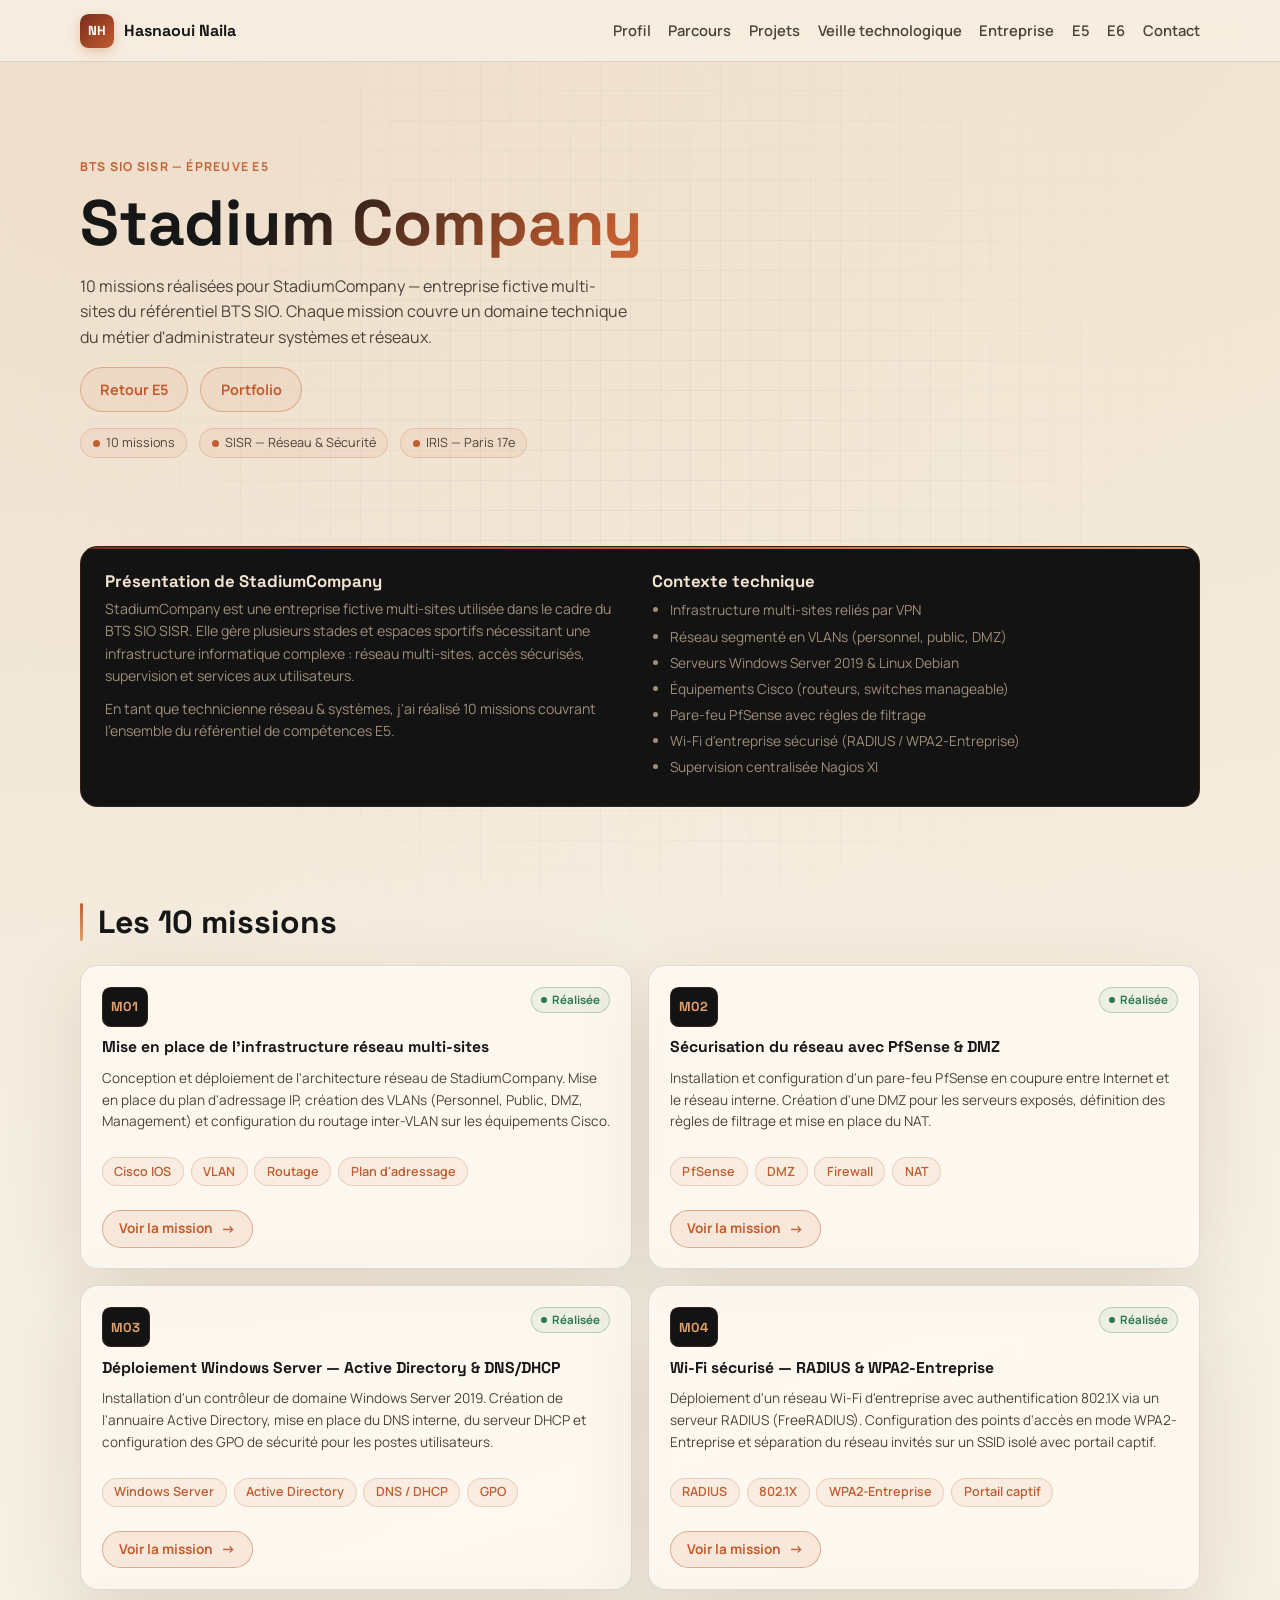
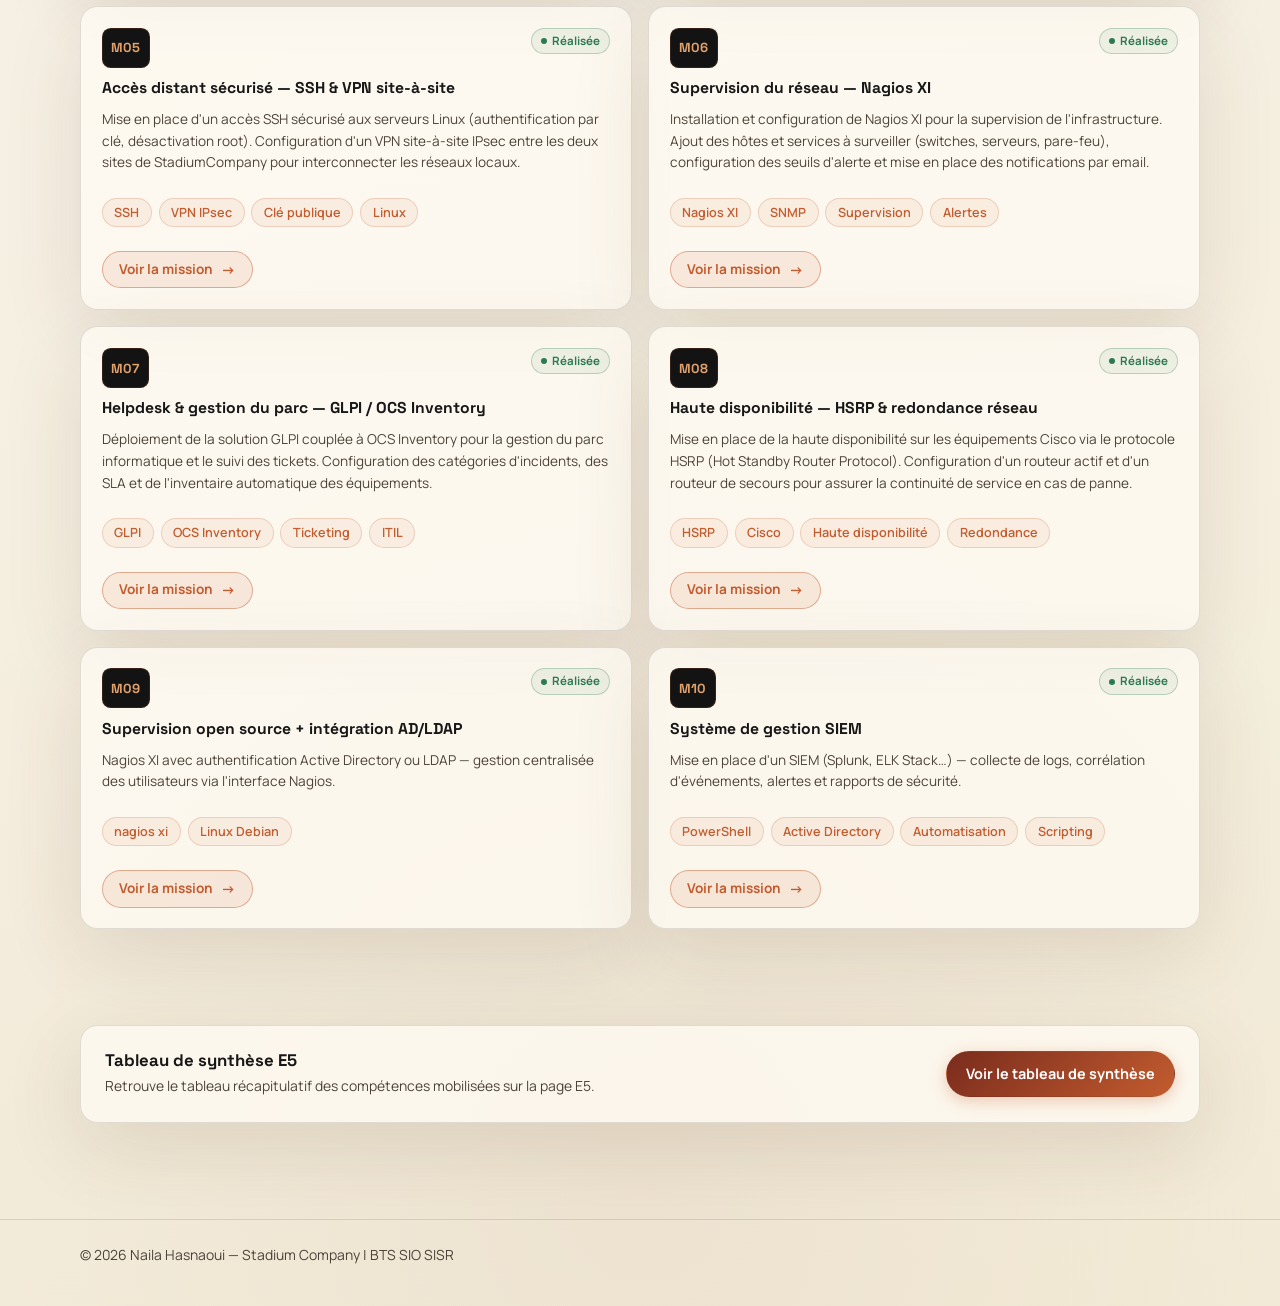
<file: Naila_protfolio/stadium.html>
<!DOCTYPE html>
<html lang="fr">
    <head>
        <meta charset="UTF-8"/>
        <meta name="viewport" content="width=device-width, initial-scale=1.0"/>
        <title>Stadium Company — 10 Missions | Hasnaoui Naila</title>
        <meta
            name="description"
            content="10 missions Stadium Company réalisées par Naila Hasnaoui — BTS SIO SISR. Infrastructure réseau, sécurité, Wi-Fi, supervision, helpdesk."/>
        <link rel="preconnect" href="https://fonts.googleapis.com"/>
        <link rel="preconnect" href="https://fonts.gstatic.com" crossorigin="crossorigin"/>
        <link
            href="https://fonts.googleapis.com/css2?family=Space+Grotesk:wght@400;500;700&family=Manrope:wght@400;600;700&display=swap"
            rel="stylesheet"/>
        <link rel="stylesheet" href="styles.css?v=20260509"/>
    </head>
    <body>
        <div class="scroll-progress" id="scrollProgress" aria-hidden="true"></div>
        <div class="bg-grid" aria-hidden="true"></div>

        <header class="site-header">
            <div class="container nav-wrap">
                <a href="index.html#home" class="brand">
                    <span class="brand-mark">NH</span>
                    <span class="brand-text">Hasnaoui Naila</span>
                </a>
                <button class="menu-btn" id="menuBtn" aria-label="Ouvrir le menu">Menu</button>
                <nav class="nav" id="siteNav">
                    <a href="index.html#profil">Profil</a>
                    <a href="index.html#parcours">Parcours</a>
                    <a href="index.html#projets">Projets</a>
                    <a href="veille.html">Veille technologique</a>
                    <a href="entreprise.html">Entreprise</a>
                    <a href="e5.html">E5</a>
                    <a href="e6.html">E6</a>
                    <a href="index.html#contact">Contact</a>
                </nav>
            </div>
        </header>

        <main>

            <!-- ── Hero ── -->
            <section class="hero container reveal subpage-hero">
                <p class="eyebrow">BTS SIO SISR — Épreuve E5</p>
                <h1>Stadium Company</h1>
                <p class="lead">
                    10 missions réalisées pour StadiumCompany — entreprise fictive multi-sites du référentiel BTS SIO. Chaque mission couvre un domaine technique du métier d'administrateur systèmes et réseaux.
                </p>
                <div class="hero-actions">
                    <a class="btn btn-ghost" href="e5.html">Retour E5</a>
                    <a class="btn btn-ghost" href="index.html#projets">Portfolio</a>
                </div>
                <div class="hero-meta">
                    <span class="status-dot">10 missions</span>
                    <span class="status-dot">SISR — Réseau &amp; Sécurité</span>
                    <span class="status-dot">IRIS — Paris 17e</span>
                </div>
            </section>

            <!-- ── Présentation Stadium Company ── -->
            <section class="section container reveal">
                <article class="stadium-intro">
                    <div>
                        <h3>Présentation de StadiumCompany</h3>
                        <p>
                            StadiumCompany est une entreprise fictive multi-sites utilisée dans le cadre du BTS SIO SISR.
                            Elle gère plusieurs stades et espaces sportifs nécessitant une infrastructure informatique
                            complexe : réseau multi-sites, accès sécurisés, supervision et services aux utilisateurs.
                        </p>
                        <p style="margin-top:0.6rem;">
                            En tant que technicienne réseau &amp; systèmes, j'ai réalisé 10 missions couvrant l'ensemble
                            du référentiel de compétences E5.
                        </p>
                    </div>
                    <div>
                        <h3>Contexte technique</h3>
                        <ul>
                            <li>Infrastructure multi-sites reliés par VPN</li>
                            <li>Réseau segmenté en VLANs (personnel, public, DMZ)</li>
                            <li>Serveurs Windows Server 2019 &amp; Linux Debian</li>
                            <li>Équipements Cisco (routeurs, switches manageable)</li>
                            <li>Pare-feu PfSense avec règles de filtrage</li>
                            <li>Wi-Fi d'entreprise sécurisé (RADIUS / WPA2-Entreprise)</li>
                            <li>Supervision centralisée Nagios XI</li>
                        </ul>
                    </div>
                </article>
            </section>

            <!-- ── 10 Missions ── -->
            <section class="section container reveal">
                <div class="section-head">
                    <h2>Les 10 missions</h2>
                </div>

                <div class="missions-grid">

                    <!-- Mission 1 -->
                    <article class="mission-card">
                        <div class="mission-card-top">
                            <span class="mission-num">M01</span>
                            <span class="mission-status done">Réalisée</span>
                        </div>
                        <h3>Mise en place de l'infrastructure réseau multi-sites</h3>
                        <p>
                            Conception et déploiement de l'architecture réseau de StadiumCompany. Mise en place
                            du plan d'adressage IP, création des VLANs (Personnel, Public, DMZ, Management) et
                            configuration du routage inter-VLAN sur les équipements Cisco.
                        </p>
                        <div class="pill-wrap">
                            <span class="pill">Cisco IOS</span>
                            <span class="pill">VLAN</span>
                            <span class="pill">Routage</span>
                            <span class="pill">Plan d'adressage</span>
                        </div>
                        <a class="mission-doc-link" href="mission/mission-01.pdf" target="_blank" rel="noreferrer">
                            Voir la mission
                        </a>
                    </article>

                    <!-- Mission 2 -->
                    <article class="mission-card">
                        <div class="mission-card-top">
                            <span class="mission-num">M02</span>
                            <span class="mission-status done">Réalisée</span>
                        </div>
                        <h3>Sécurisation du réseau avec PfSense &amp; DMZ</h3>
                        <p>
                            Installation et configuration d'un pare-feu PfSense en coupure entre Internet et le
                            réseau interne. Création d'une DMZ pour les serveurs exposés, définition des règles
                            de filtrage et mise en place du NAT.
                        </p>
                        <div class="pill-wrap">
                            <span class="pill">PfSense</span>
                            <span class="pill">DMZ</span>
                            <span class="pill">Firewall</span>
                            <span class="pill">NAT</span>
                        </div>
                        <a class="mission-doc-link" href="mission/mission-2-Sécurisation du réseau avec PfSense.docx" target="_blank" rel="noreferrer">
                            Voir la mission
                        </a>
                    </article>

                    <!-- Mission 3 -->
                    <article class="mission-card">
                        <div class="mission-card-top">
                            <span class="mission-num">M03</span>
                            <span class="mission-status done">Réalisée</span>
                        </div>
                        <h3>Déploiement Windows Server — Active Directory &amp; DNS/DHCP</h3>
                        <p>
                            Installation d'un contrôleur de domaine Windows Server 2019. Création de l'annuaire
                            Active Directory, mise en place du DNS interne, du serveur DHCP et configuration
                            des GPO de sécurité pour les postes utilisateurs.
                        </p>
                        <div class="pill-wrap">
                            <span class="pill">Windows Server</span>
                            <span class="pill">Active Directory</span>
                            <span class="pill">DNS / DHCP</span>
                            <span class="pill">GPO</span>
                        </div>
                        <a class="mission-doc-link" href="mission/mission-03-Déploiement Windows Server.docx" target="_blank" rel="noreferrer">
                            Voir la mission
                        </a>
                    </article>

                    <!-- Mission 4 -->
                    <article class="mission-card">
                        <div class="mission-card-top">
                            <span class="mission-num">M04</span>
                            <span class="mission-status done">Réalisée</span>
                        </div>
                        <h3>Wi-Fi sécurisé — RADIUS &amp; WPA2-Entreprise</h3>
                        <p>
                            Déploiement d'un réseau Wi-Fi d'entreprise avec authentification 802.1X via un
                            serveur RADIUS (FreeRADIUS). Configuration des points d'accès en mode WPA2-Entreprise
                            et séparation du réseau invités sur un SSID isolé avec portail captif.
                        </p>
                        <div class="pill-wrap">
                            <span class="pill">RADIUS</span>
                            <span class="pill">802.1X</span>
                            <span class="pill">WPA2-Entreprise</span>
                            <span class="pill">Portail captif</span>
                        </div>
                        <a class="mission-doc-link" href="mission/mission-4-Wi-Fi sécurisé — RADIUS.docx" target="_blank" rel="noreferrer">
                            Voir la mission
                        </a>
                    </article>

                    <!-- Mission 5 -->
                    <article class="mission-card">
                        <div class="mission-card-top">
                            <span class="mission-num">M05</span>
                            <span class="mission-status done">Réalisée</span>
                        </div>
                        <h3>Accès distant sécurisé — SSH &amp; VPN site-à-site</h3>
                        <p>
                            Mise en place d'un accès SSH sécurisé aux serveurs Linux (authentification par clé,
                            désactivation root). Configuration d'un VPN site-à-site IPsec entre les deux sites
                            de StadiumCompany pour interconnecter les réseaux locaux.
                        </p>
                        <div class="pill-wrap">
                            <span class="pill">SSH</span>
                            <span class="pill">VPN IPsec</span>
                            <span class="pill">Clé publique</span>
                            <span class="pill">Linux</span>
                        </div>
                        <a class="mission-doc-link" href="mission/mission-5-Accès distant sécurisé — SSH.docx" target="_blank" rel="noreferrer">
                            Voir la mission
                        </a>
                    </article>

                    <!-- Mission 6 -->
                    <article class="mission-card">
                        <div class="mission-card-top">
                            <span class="mission-num">M06</span>
                            <span class="mission-status done">Réalisée</span>
                        </div>
                        <h3>Supervision du réseau — Nagios XI</h3>
                        <p>
                            Installation et configuration de Nagios XI pour la supervision de l'infrastructure.
                            Ajout des hôtes et services à surveiller (switches, serveurs, pare-feu), configuration
                            des seuils d'alerte et mise en place des notifications par email.
                        </p>
                        <div class="pill-wrap">
                            <span class="pill">Nagios XI</span>
                            <span class="pill">SNMP</span>
                            <span class="pill">Supervision</span>
                            <span class="pill">Alertes</span>
                        </div>
                        <a class="mission-doc-link" href="mission/Mission-6-Supervision du réseau.pdf" target="_blank" rel="noreferrer">
                            Voir la mission
                        </a>
                    </article>

                    <!-- Mission 7 -->
                    <article class="mission-card">
                        <div class="mission-card-top">
                            <span class="mission-num">M07</span>
                            <span class="mission-status done">Réalisée</span>
                        </div>
                        <h3>Helpdesk &amp; gestion du parc — GLPI / OCS Inventory</h3>
                        <p>
                            Déploiement de la solution GLPI couplée à OCS Inventory pour la gestion du parc
                            informatique et le suivi des tickets. Configuration des catégories d'incidents,
                            des SLA et de l'inventaire automatique des équipements.
                        </p>
                        <div class="pill-wrap">
                            <span class="pill">GLPI</span>
                            <span class="pill">OCS Inventory</span>
                            <span class="pill">Ticketing</span>
                            <span class="pill">ITIL</span>
                        </div>
                        <a class="mission-doc-link" href="mission/mission-07.pdf" target="_blank" rel="noreferrer">
                            Voir la mission
                        </a>
                    </article>

                    <!-- Mission 8 -->
                    <article class="mission-card">
                        <div class="mission-card-top">
                            <span class="mission-num">M08</span>
                            <span class="mission-status done">Réalisée</span>
                        </div>
                        <h3>Haute disponibilité — HSRP &amp; redondance réseau</h3>
                        <p>
                            Mise en place de la haute disponibilité sur les équipements Cisco via le protocole
                            HSRP (Hot Standby Router Protocol). Configuration d'un routeur actif et d'un routeur
                            de secours pour assurer la continuité de service en cas de panne.
                        </p>
                        <div class="pill-wrap">
                            <span class="pill">HSRP</span>
                            <span class="pill">Cisco</span>
                            <span class="pill">Haute disponibilité</span>
                            <span class="pill">Redondance</span>
                        </div>
                        <a class="mission-doc-link" href="mission/mission-08-Haute disponibilité.pdf" target="_blank" rel="noreferrer">
                            Voir la mission
                        </a>
                    </article>

                    <!-- Mission 9 -->
                    <article class="mission-card">
                        <div class="mission-card-top">
                            <span class="mission-num">M09</span>
                            <span class="mission-status done">Réalisée</span>
                        </div>
                        <h3>Supervision open source + intégration AD/LDAP</h3>
                        <p>
                            Nagios XI avec authentification Active Directory ou LDAP — gestion centralisée des utilisateurs via l'interface Nagios.
                        </p>
                        <div class="pill-wrap">
                            <span class="pill">nagios xi</span>
                            <span class="pill">Linux Debian</span>
                        </div>
                        <a class="mission-doc-link" href="mission/mission-9-Messagerie professionnelle — Zimbra.pdf"_blank" rel="noreferrer">
                            Voir la mission
                        </a>
                    </article>

                    <!-- Mission 10 -->
                    <article class="mission-card">
                        <div class="mission-card-top">
                            <span class="mission-num">M10</span>
                            <span class="mission-status done">Réalisée</span>
                        </div>
                        <h3>Système de gestion SIEM</h3>
                        <p>
                            Mise en place d'un SIEM (Splunk, ELK Stack…) — collecte de logs, corrélation d'événements, alertes et rapports de sécurité.
                        </p>
                        <div class="pill-wrap">
                            <span class="pill">PowerShell</span>
                            <span class="pill">Active Directory</span>
                            <span class="pill">Automatisation</span>
                            <span class="pill">Scripting</span>
                        </div>
                        <a class="mission-doc-link" href="mission/mission-10.docx" target="_blank" rel="noreferrer">
                            Voir la mission
                        </a>
                    </article>

                </div>
            </section>

            <!-- ── Retour E5 ── -->
            <section class="section container reveal">
                <div style="display:flex; align-items:center; justify-content:space-between; flex-wrap:wrap; gap:1rem; padding:1.5rem; background:var(--paper); border:1px solid var(--line); border-radius:1.1rem; box-shadow:var(--shadow);">
                    <div>
                        <h3 style="margin:0 0 0.3rem;">Tableau de synthèse E5</h3>
                        <p style="margin:0; font-size:0.87rem;">Retrouve le tableau récapitulatif des compétences mobilisées sur la page E5.</p>
                    </div>
                    <a class="btn btn-primary" href="e5.html#synthese">Voir le tableau de synthèse</a>
                </div>
            </section>

        </main>

        <footer class="site-footer">
            <div class="container">
                <p>© <span id="year"></span> Naila Hasnaoui — Stadium Company | BTS SIO SISR</p>
            </div>
        </footer>

        <button class="back-top" id="backTopBtn" type="button" aria-label="Remonter en haut">↑</button>
        <div class="toast" id="toast" role="status" aria-live="polite"></div>

        <script src="script.js?v=20260509"></script>
    </body>
</html>
</file>
<file: Naila_protfolio/styles.css>
:root {
  --bg: #f6f0e4;
  --bg-soft: #efe5d2;
  --paper: rgba(255, 251, 244, 0.76);
  --paper-strong: rgba(255, 250, 241, 0.92);
  --ink: #171717;
  --ink-soft: #4b4339;
  --line: rgba(23, 23, 23, 0.12);
  --line-strong: rgba(23, 23, 23, 0.28);
  --accent: #c35c2f;
  --accent-soft: #e0a16a;
  --accent-deep: #7a2c1d;
  --card-dark: #131313;
  --card-dark-soft: #1f1c19;
  --shadow: 0 24px 80px rgba(82, 53, 23, 0.12);
}

* { box-sizing: border-box; }
html, body { margin: 0; padding: 0; }

body {
  font-family: "Manrope", sans-serif;
  color: var(--ink);
  background:
    radial-gradient(circle at 5% 5%, rgba(195, 92, 47, 0.08), transparent 32%),
    radial-gradient(circle at 88% 3%, rgba(224, 161, 106, 0.1), transparent 38%),
    radial-gradient(circle at 50% 96%, rgba(122, 44, 29, 0.06), transparent 30%),
    linear-gradient(160deg, #f2e9d8 0%, var(--bg) 50%, #f4edd9 100%);
  min-height: 100vh;
  line-height: 1.6;
  scroll-behavior: smooth;
}

.scroll-progress {
  position: fixed;
  top: 0; left: 0;
  width: 0;
  height: 3px;
  background: linear-gradient(90deg, var(--accent-deep), var(--accent), var(--accent-soft));
  z-index: 40;
  border-radius: 0 2px 2px 0;
}

.bg-grid {
  position: fixed;
  inset: 0;
  pointer-events: none;
  background-image:
    linear-gradient(rgba(23, 23, 23, 0.04) 1px, transparent 1px),
    linear-gradient(90deg, rgba(23, 23, 23, 0.04) 1px, transparent 1px);
  background-size: 30px 30px;
  mask-image: radial-gradient(circle at center, black 20%, transparent 80%);
  z-index: -1;
}

.container { width: min(1120px, 92%); margin: 0 auto; }

.site-header {
  position: sticky;
  top: 0; z-index: 20;
  backdrop-filter: blur(16px) saturate(160%);
  background: rgba(246, 240, 228, 0.88);
  border-bottom: 1px solid var(--line);
}

.nav-wrap {
  display: flex;
  align-items: center;
  justify-content: space-between;
  padding: 0.85rem 0;
}

.brand {
  display: inline-flex;
  align-items: center;
  gap: 0.65rem;
  color: var(--ink);
  text-decoration: none;
  font-family: "Space Grotesk", sans-serif;
  font-weight: 700;
}

.brand-mark {
  width: 34px; height: 34px;
  display: grid;
  place-items: center;
  border-radius: 0.55rem;
  background: linear-gradient(135deg, var(--accent-deep), var(--accent));
  font-size: 0.82rem;
  color: #fff;
  font-weight: 700;
  letter-spacing: -0.02em;
  box-shadow: 0 4px 12px rgba(195, 92, 47, 0.3);
}

.nav { display: flex; gap: 1.1rem; align-items: center; }
.nav a {
  color: var(--ink-soft);
  text-decoration: none;
  font-weight: 600;
  font-size: 0.92rem;
  transition: color 0.2s;
}
.nav a:hover, .nav a.is-active { color: var(--accent); }

a { color: var(--ink-soft); }

.menu-btn {
  display: none;
  background: transparent;
  color: var(--ink);
  border: 1px solid var(--line-strong);
  border-radius: 0.5rem;
  padding: 0.45rem 0.75rem;
  cursor: pointer;
  font-size: 0.88rem;
  font-family: inherit;
}

main { padding-bottom: 3rem; }
.hero { padding: 5.5rem 0 3rem; }

.hero-layout {
  display: grid;
  grid-template-columns: minmax(0, 1fr) 250px;
  gap: 1.5rem;
  align-items: start;
}

h1, h2, h3, h4 {
  font-family: "Space Grotesk", sans-serif;
  line-height: 1.2;
  margin: 0;
}

.eyebrow {
  background: linear-gradient(90deg, var(--accent), var(--accent-soft));
  -webkit-background-clip: text;
  -webkit-text-fill-color: transparent;
  background-clip: text;
  text-transform: uppercase;
  letter-spacing: 0.1em;
  font-size: 0.77rem;
  font-weight: 700;
  margin-bottom: 0.65rem;
}

h1 {
  font-size: clamp(2.2rem, 5vw, 4rem);
  max-width: 16ch;
  background: linear-gradient(135deg, var(--ink) 25%, var(--accent) 65%, var(--accent-soft) 100%);
  -webkit-background-clip: text;
  -webkit-text-fill-color: transparent;
  background-clip: text;
  line-height: 1.15;
}

.lead { color: var(--ink-soft); max-width: 55ch; margin-top: 0.85rem; }

.hero-meta, .hero-actions, .social-links {
  display: flex; flex-wrap: wrap; gap: 0.75rem; margin-top: 1rem;
}

.status-dot {
  display: inline-flex;
  align-items: center;
  gap: 0.38rem;
  border: 1px solid rgba(195, 92, 47, 0.22);
  border-radius: 999px;
  padding: 0.24rem 0.72rem;
  color: var(--ink-soft);
  font-size: 0.79rem;
  background: rgba(195, 92, 47, 0.06);
}

.status-dot::before {
  content: "";
  width: 7px; height: 7px;
  border-radius: 999px;
  background: var(--accent);
  box-shadow: 0 0 0 0 rgba(195, 92, 47, 0.4);
  animation: pulse-dot 2s infinite;
  flex-shrink: 0;
}

@keyframes pulse-dot {
  0%, 100% { box-shadow: 0 0 0 0 rgba(195, 92, 47, 0.4); }
  50% { box-shadow: 0 0 0 5px rgba(195, 92, 47, 0.1); }
}

.profile-card {
  background: var(--paper-strong);
  border: 1px solid var(--line);
  border-radius: 1.2rem;
  padding: 1rem;
  box-shadow: var(--shadow);
}

.profile-photo {
  width: 100%; max-width: 220px;
  aspect-ratio: 1/1;
  object-fit: cover;
  border-radius: 0.9rem;
  border: 1px solid var(--line-strong);
}

.photo-note { margin: 0.6rem 0 0; font-size: 0.8rem; color: var(--ink-soft); }

.social-links a {
  color: var(--ink-soft);
  text-decoration: none;
  font-size: 0.87rem;
  border-bottom: 1px dotted rgba(195, 92, 47, 0.4);
  transition: color 0.2s;
}
.social-links a:hover { color: var(--accent); }

.hero-stats {
  margin-top: 1.5rem;
  display: grid;
  grid-template-columns: repeat(3, minmax(0, 1fr));
  gap: 0.75rem;
}

.stat-card {
  background: var(--card-dark);
  border: 1px solid rgba(195, 92, 47, 0.18);
  border-radius: 1rem;
  padding: 1rem;
  position: relative;
  overflow: hidden;
  transition: border-color 0.3s, box-shadow 0.3s, transform 0.25s;
}

.stat-card::before {
  content: "";
  position: absolute;
  top: 0; left: 0; right: 0;
  height: 2px;
  background: linear-gradient(90deg, var(--accent-deep), var(--accent-soft));
}

.stat-card:hover {
  border-color: rgba(195, 92, 47, 0.38);
  box-shadow: 0 0 24px rgba(195, 92, 47, 0.12);
  transform: translateY(-2px);
}

.stat-number {
  margin: 0;
  background: linear-gradient(135deg, var(--accent), var(--accent-soft));
  -webkit-background-clip: text;
  -webkit-text-fill-color: transparent;
  background-clip: text;
  font-size: 1.9rem;
  font-weight: 700;
  font-family: "Space Grotesk", sans-serif;
}

.stat-label { margin: 0.25rem 0 0; font-size: 0.83rem; color: rgba(224, 200, 170, 0.65); }

.btn {
  border: 1px solid transparent;
  border-radius: 999px;
  padding: 0.65rem 1.2rem;
  text-decoration: none;
  font-weight: 700;
  display: inline-flex;
  align-items: center;
  justify-content: center;
  font-size: 0.9rem;
  transition: transform 0.2s, box-shadow 0.2s, background 0.2s, border-color 0.2s;
  cursor: pointer;
  font-family: inherit;
}

.btn-primary {
  background: linear-gradient(135deg, var(--accent-deep), var(--accent));
  color: #fff;
  box-shadow: 0 4px 16px rgba(195, 92, 47, 0.3);
}

.btn-primary:hover {
  box-shadow: 0 6px 22px rgba(195, 92, 47, 0.45);
  transform: translateY(-2px);
}

.btn-ghost {
  border-color: rgba(195, 92, 47, 0.38);
  color: var(--accent);
  background: rgba(195, 92, 47, 0.06);
}

.btn-ghost:hover {
  background: rgba(195, 92, 47, 0.12);
  border-color: var(--accent);
  transform: translateY(-2px);
}

.btn:active { transform: scale(0.97) !important; }

.section { padding: 3rem 0; }

.section-head {
  margin-bottom: 1.5rem;
  padding-left: 1.1rem;
  position: relative;
}

.section-head::before {
  content: "";
  position: absolute;
  left: 0; top: 0; bottom: 0;
  width: 3px;
  background: linear-gradient(to bottom, var(--accent), var(--accent-soft));
  border-radius: 2px;
}

.section h2 { font-size: clamp(1.5rem, 2.5vw, 2.1rem); color: var(--ink); }

.grid { display: grid; gap: 1rem; }
.two-cols { grid-template-columns: repeat(2, minmax(0, 1fr)); }
.skills-grid { grid-template-columns: repeat(2, minmax(0, 1fr)); }

.card, .project-card, .timeline-item {
  background: var(--paper);
  border: 1px solid var(--line);
  border-radius: 1.1rem;
  padding: 1.2rem;
  box-shadow: var(--shadow);
  transition: border-color 0.3s, box-shadow 0.3s, transform 0.25s;
}

.card:hover {
  border-color: var(--line-strong);
  box-shadow: 0 30px 90px rgba(82, 53, 23, 0.16);
  transform: translateY(-2px);
}

h3 { color: var(--ink); font-size: 1.05rem; margin-bottom: 0.55rem; }
h4 { color: var(--ink); font-size: 0.95rem; margin: 0 0 0.3rem; }

.mt-24 { margin-top: 1.5rem; }
p { color: var(--ink-soft); margin: 0.4rem 0 0; }
li { color: var(--ink-soft); margin-bottom: 0.3rem; }
ul { margin: 0.8rem 0 0; padding-left: 1.2rem; }

.pill-wrap, .tags {
  display: flex; flex-wrap: wrap; gap: 0.42rem; margin-top: 0.85rem;
}

.pill, .tags span {
  font-size: 0.79rem;
  color: var(--accent);
  border: 1px solid rgba(195, 92, 47, 0.22);
  border-radius: 999px;
  padding: 0.22rem 0.72rem;
  background: rgba(195, 92, 47, 0.07);
  font-weight: 600;
  transition: background 0.2s, border-color 0.2s;
}

.pill:hover, .tags span:hover {
  background: rgba(195, 92, 47, 0.14);
  border-color: rgba(195, 92, 47, 0.4);
}

.timeline { display: grid; gap: 1rem; }
.timeline-top { display: flex; justify-content: space-between; align-items: center; gap: 0.75rem; }

.mini-link {
  color: var(--accent);
  text-decoration: none;
  font-size: 0.82rem;
  font-weight: 700;
  border: 1px solid rgba(195, 92, 47, 0.28);
  border-radius: 999px;
  padding: 0.2rem 0.6rem;
  white-space: nowrap;
  transition: background 0.2s, border-color 0.2s;
}

.mini-link:hover {
  background: rgba(195, 92, 47, 0.1);
  border-color: var(--accent);
}

.year {
  display: inline-block;
  color: var(--accent);
  font-weight: 700;
  margin-bottom: 0.4rem;
  font-size: 0.84rem;
  letter-spacing: 0.04em;
}

.project-toolbar {
  display: flex; flex-wrap: wrap; align-items: center;
  gap: 0.55rem; margin-bottom: 1rem;
}

.filter-btn {
  border: 1px solid var(--line-strong);
  border-radius: 999px;
  background: rgba(195, 92, 47, 0.04);
  color: var(--ink-soft);
  padding: 0.38rem 0.85rem;
  font-weight: 700;
  font-size: 0.84rem;
  cursor: pointer;
  transition: background 0.2s, border-color 0.2s, color 0.2s;
  font-family: inherit;
}

.filter-btn:hover { color: var(--accent); border-color: rgba(195, 92, 47, 0.38); }

.filter-btn.is-active {
  color: #fff;
  background: linear-gradient(135deg, var(--accent-deep), var(--accent));
  border-color: transparent;
  box-shadow: 0 3px 12px rgba(195, 92, 47, 0.28);
}

.toolbar-link { padding: 0.38rem 0.85rem; font-size: 0.84rem; }

.project-count {
  margin-left: auto;
  color: var(--ink-soft);
  font-size: 0.83rem;
  border: 1px dashed rgba(195, 92, 47, 0.3);
  border-radius: 999px;
  padding: 0.22rem 0.65rem;
}

.projects-grid { display: grid; grid-template-columns: repeat(3, minmax(0, 1fr)); gap: 1rem; }
.project-card.is-hidden { display: none; }

.project-card {
  position: relative;
  overflow: hidden;
  transition: border-color 0.3s, box-shadow 0.3s, transform 0.25s;
}

.project-card::after {
  content: "";
  position: absolute;
  top: 0; left: 0; right: 0;
  height: 2px;
  background: linear-gradient(90deg, var(--accent-deep), var(--accent-soft));
  opacity: 0;
  transition: opacity 0.3s;
}

.project-card:hover {
  border-color: var(--line-strong);
  box-shadow: 0 30px 90px rgba(82, 53, 23, 0.16);
  transform: translateY(-2px);
}

.project-card:hover::after { opacity: 1; }

.project-actions { display: flex; gap: 0.75rem; margin-top: 1rem; flex-wrap: wrap; }
.project-actions a {
  text-decoration: none;
  color: var(--accent);
  font-weight: 700;
  font-size: 0.86rem;
  border: 1px solid rgba(195, 92, 47, 0.25);
  border-radius: 999px;
  padding: 0.25rem 0.75rem;
  transition: background 0.2s, border-color 0.2s;
}
.project-actions a:hover {
  background: rgba(195, 92, 47, 0.1);
  border-color: var(--accent);
}

.cert-grid { display: grid; grid-template-columns: repeat(2, minmax(0, 1fr)); gap: 0.85rem; }

.cert-card {
  display: grid; gap: 0.65rem;
  background: var(--bg-soft);
  border: 1px solid var(--line);
  border-radius: 0.9rem;
  padding: 0.9rem;
  transition: border-color 0.3s;
}

.cert-card:hover { border-color: var(--line-strong); }

.cert-image {
  width: 100%;
  border-radius: 0.7rem;
  border: 1px solid var(--line);
  object-fit: cover;
  cursor: zoom-in;
  transition: transform 0.25s, box-shadow 0.25s;
}

.cert-image:hover {
  transform: scale(1.03);
  box-shadow: 0 10px 30px rgba(82, 53, 23, 0.2);
}

.cert-image-link { display: block; border-radius: 0.7rem; }

.platform-list { list-style: none; padding: 0; }
.platform-list li { margin-bottom: 0.65rem; }
.platform-list a {
  margin-left: 0.45rem;
  color: var(--accent);
  text-decoration: none;
  font-weight: 700;
  font-size: 0.88rem;
  transition: color 0.2s;
}
.platform-list a:hover { color: var(--accent-deep); }

.contact-form { display: grid; gap: 0.62rem; }
.form-help { margin: 0.2rem 0 0; font-size: 0.82rem; color: var(--ink-soft); }

label { font-weight: 700; color: var(--ink); font-size: 0.88rem; }

input, textarea {
  width: 100%;
  border: 1px solid var(--line-strong);
  background: var(--paper-strong);
  border-radius: 0.65rem;
  color: var(--ink);
  padding: 0.72rem 0.88rem;
  font: inherit;
  transition: border-color 0.2s, box-shadow 0.2s;
}

input:focus, textarea:focus {
  outline: none;
  border-color: var(--accent);
  box-shadow: 0 0 0 3px rgba(195, 92, 47, 0.12);
}

input::placeholder, textarea::placeholder { color: rgba(75, 67, 57, 0.38); }

.inline-btn { margin-bottom: 0.5rem; }

.site-footer {
  border-top: 1px solid var(--line);
  padding: 1.5rem 0 2.5rem;
}

.site-footer p { color: var(--ink-soft); font-size: 0.87rem; margin: 0; }

.back-top {
  position: fixed; right: 1.2rem; bottom: 1.2rem;
  width: 44px; height: 44px;
  border-radius: 999px;
  border: 1px solid rgba(195, 92, 47, 0.25);
  background: var(--card-dark);
  color: var(--accent-soft);
  font-size: 1.1rem;
  cursor: pointer;
  opacity: 0;
  pointer-events: none;
  transform: translateY(12px);
  transition: opacity 0.2s, transform 0.2s, box-shadow 0.2s;
  z-index: 30;
  display: grid; place-items: center;
}

.back-top.show { opacity: 1; pointer-events: auto; transform: translateY(0); }
.back-top:hover {
  box-shadow: 0 6px 20px rgba(195, 92, 47, 0.25);
  border-color: var(--accent);
}

.toast {
  position: fixed;
  left: 50%; bottom: 1.5rem;
  transform: translateX(-50%) translateY(20px);
  background: var(--card-dark);
  border: 1px solid rgba(195, 92, 47, 0.25);
  color: #f2e4d0;
  padding: 0.55rem 1rem;
  border-radius: 999px;
  font-size: 0.84rem;
  opacity: 0;
  pointer-events: none;
  transition: opacity 0.25s, transform 0.25s;
  z-index: 35;
}

.toast.show { opacity: 1; transform: translateX(-50%) translateY(0); }

.lightbox {
  position: fixed; inset: 0;
  background: rgba(23, 23, 23, 0.85);
  display: grid; place-items: center;
  z-index: 50; padding: 1rem;
  opacity: 0; transition: opacity 0.2s;
  backdrop-filter: blur(6px);
}

.lightbox[hidden] { display: none; }
.lightbox.is-open { opacity: 1; }

.lightbox-image {
  max-width: min(980px, 92vw);
  max-height: 88vh;
  border-radius: 0.8rem;
  border: 1px solid rgba(195, 92, 47, 0.22);
  box-shadow: 0 20px 60px rgba(0, 0, 0, 0.55);
}

.lightbox-close {
  position: absolute; top: 1rem; right: 1rem;
  width: 42px; height: 42px;
  border-radius: 999px;
  border: 1px solid rgba(195, 92, 47, 0.28);
  background: var(--card-dark);
  color: #f2e4d0;
  font-size: 1.35rem;
  cursor: pointer;
  transition: box-shadow 0.2s, border-color 0.2s;
  display: grid; place-items: center;
}

.lightbox-close:hover {
  box-shadow: 0 4px 14px rgba(195, 92, 47, 0.3);
  border-color: var(--accent);
}

.reveal {
  opacity: 0;
  transform: translateY(20px);
  transition: opacity 0.58s ease, transform 0.58s ease;
}

.reveal.show { opacity: 1; transform: translateY(0); }

/* Veille page specific */
.veille-card {
  background: var(--paper);
  border: 1px solid var(--line);
  border-radius: 1.1rem;
  padding: 1.2rem;
  box-shadow: var(--shadow);
  transition: border-color 0.3s, box-shadow 0.3s, transform 0.25s;
  position: relative;
  overflow: hidden;
}

.veille-card::after {
  content: "";
  position: absolute;
  top: 0; left: 0; right: 0;
  height: 2px;
  background: linear-gradient(90deg, var(--accent-deep), var(--accent-soft));
  opacity: 0;
  transition: opacity 0.3s;
}

.veille-card:hover {
  border-color: var(--line-strong);
  box-shadow: 0 30px 90px rgba(82, 53, 23, 0.16);
  transform: translateY(-2px);
}

.veille-card:hover::after { opacity: 1; }

.source-badge {
  display: inline-flex;
  align-items: center;
  font-size: 0.75rem;
  font-weight: 700;
  color: var(--accent-deep);
  border: 1px solid rgba(122, 44, 29, 0.28);
  border-radius: 999px;
  padding: 0.18rem 0.6rem;
  background: rgba(195, 92, 47, 0.08);
  margin-bottom: 0.5rem;
}

.veille-date {
  color: var(--accent-soft);
  font-size: 0.8rem;
  font-weight: 700;
  letter-spacing: 0.04em;
  margin-bottom: 0.35rem;
}

.veille-grid {
  display: grid;
  grid-template-columns: repeat(3, minmax(0, 1fr));
  gap: 1rem;
}

.sources-list { list-style: none; padding: 0; margin: 0; }
.sources-list li {
  padding: 0.6rem 0;
  border-bottom: 1px solid var(--line);
  display: flex;
  align-items: center;
  gap: 0.55rem;
}
.sources-list li:last-child { border-bottom: none; }
.sources-list li::before {
  content: "";
  width: 6px; height: 6px;
  border-radius: 999px;
  background: linear-gradient(135deg, var(--accent), var(--accent-soft));
  flex-shrink: 0;
}
.sources-list a {
  color: var(--accent);
  text-decoration: none;
  font-weight: 600;
  font-size: 0.9rem;
  transition: color 0.2s;
}
.sources-list a:hover { color: var(--accent-deep); }
.sources-list span { color: var(--ink-soft); font-size: 0.83rem; margin-left: auto; opacity: 0.75; }

.trend-badge {
  display: inline-flex;
  align-items: center;
  font-size: 0.75rem;
  font-weight: 700;
  border-radius: 999px;
  padding: 0.2rem 0.65rem;
  margin-bottom: 0.55rem;
}

.trend-badge.hot {
  color: var(--accent-deep);
  border: 1px solid rgba(122, 44, 29, 0.3);
  background: rgba(195, 92, 47, 0.1);
}

.trend-badge.rising {
  color: var(--accent);
  border: 1px solid rgba(195, 92, 47, 0.28);
  background: rgba(195, 92, 47, 0.07);
}

.trend-badge.stable {
  color: var(--ink-soft);
  border: 1px solid var(--line-strong);
  background: rgba(23, 23, 23, 0.05);
}

/* ─── Subpage hero (sans colonne latérale ni stats) ─────────── */

.subpage-hero { padding-bottom: 2.5rem; }
.subpage-hero h1 { max-width: 20ch; }

.section-head-inline {
  display: flex;
  align-items: center;
  justify-content: space-between;
  flex-wrap: wrap;
  gap: 0.75rem;
}

.btn-small { padding: 0.38rem 0.85rem; font-size: 0.81rem; }

/* ─── Stadium / Project CTA block ───────────────────────────── */

.stadium-cta {
  background: var(--card-dark);
  border: 1px solid rgba(195, 92, 47, 0.2);
  border-radius: 1.4rem;
  padding: 2.2rem;
  position: relative;
  overflow: hidden;
  transition: border-color 0.3s, box-shadow 0.3s;
}

.stadium-cta:hover {
  border-color: rgba(195, 92, 47, 0.38);
  box-shadow: 0 0 40px rgba(195, 92, 47, 0.1);
}

.stadium-cta::before {
  content: "";
  position: absolute;
  top: 0; left: 0; right: 0;
  height: 2px;
  background: linear-gradient(90deg, var(--accent-deep), var(--accent), var(--accent-soft));
}

.stadium-cta-eyebrow {
  display: inline-block;
  font-size: 0.74rem;
  font-weight: 700;
  text-transform: uppercase;
  letter-spacing: 0.1em;
  color: var(--accent-soft);
  margin-bottom: 0.8rem;
  padding: 0.2rem 0.65rem;
  border: 1px solid rgba(195, 92, 47, 0.25);
  border-radius: 999px;
  background: rgba(195, 92, 47, 0.1);
}

.stadium-cta h2 {
  font-size: clamp(1.6rem, 3vw, 2.4rem);
  color: #f2e4d0;
  margin-bottom: 0.75rem;
  line-height: 1.15;
}

.stadium-cta h2 span {
  background: linear-gradient(90deg, var(--accent), var(--accent-soft));
  -webkit-background-clip: text;
  -webkit-text-fill-color: transparent;
  background-clip: text;
}

.stadium-cta > p { color: rgba(224, 200, 170, 0.68); max-width: 65ch; margin-top: 0; }

.stadium-cta-chips { margin-top: 1.2rem; }
.stadium-cta-chips .pill {
  color: var(--accent-soft);
  border-color: rgba(195, 92, 47, 0.25);
  background: rgba(195, 92, 47, 0.1);
}

.stadium-cta-btn {
  display: inline-flex;
  align-items: center;
  gap: 0.55rem;
  margin-top: 1.6rem;
  background: linear-gradient(135deg, var(--accent-deep), var(--accent));
  color: #fff;
  font-family: "Space Grotesk", sans-serif;
  font-weight: 700;
  font-size: 0.95rem;
  padding: 0.75rem 1.4rem;
  border-radius: 999px;
  text-decoration: none;
  box-shadow: 0 4px 16px rgba(195, 92, 47, 0.35);
  transition: transform 0.2s, box-shadow 0.2s;
  border: none;
}

.stadium-cta-btn:hover {
  transform: translateY(-2px);
  box-shadow: 0 6px 24px rgba(195, 92, 47, 0.52);
  color: #fff;
}

.stadium-cta-btn svg { width: 18px; height: 18px; flex-shrink: 0; }

/* ─── Competences grid ───────────────────────────────────────── */

.competences-grid {
  display: grid;
  grid-template-columns: repeat(3, minmax(0, 1fr));
  gap: 0.85rem;
}

.comp-card {
  background: var(--paper);
  border: 1px solid var(--line);
  border-radius: 0.95rem;
  padding: 1rem;
  display: flex;
  align-items: flex-start;
  gap: 0.75rem;
  transition: border-color 0.3s, transform 0.25s, box-shadow 0.3s;
}

.comp-card:hover {
  border-color: var(--line-strong);
  transform: translateY(-2px);
  box-shadow: var(--shadow);
}

.comp-num {
  display: inline-flex;
  align-items: center;
  justify-content: center;
  width: 36px; height: 36px;
  border-radius: 0.5rem;
  background: var(--card-dark);
  color: var(--accent-soft);
  font-family: "Space Grotesk", sans-serif;
  font-weight: 700;
  font-size: 0.85rem;
  flex-shrink: 0;
  border: 1px solid rgba(195, 92, 47, 0.2);
}

.comp-card p {
  color: var(--ink-soft);
  font-size: 0.87rem;
  margin: 0;
  padding-top: 0.12rem;
  line-height: 1.4;
}

/* ─── E5 page ──────────────────────────────────────────────── */

.uc-grid {
  display: grid;
  grid-template-columns: repeat(2, minmax(0, 1fr));
  gap: 1rem;
}

.uc-card {
  background: var(--paper);
  border: 1px solid var(--line);
  border-radius: 1.1rem;
  padding: 1.3rem;
  box-shadow: var(--shadow);
  transition: border-color 0.3s, box-shadow 0.3s, transform 0.25s;
  position: relative;
  overflow: hidden;
}

.uc-card:hover {
  border-color: var(--line-strong);
  box-shadow: 0 32px 90px rgba(82, 53, 23, 0.16);
  transform: translateY(-2px);
}

.uc-card::after {
  content: "";
  position: absolute;
  top: 0; left: 0; right: 0;
  height: 2px;
  background: linear-gradient(90deg, var(--accent-deep), var(--accent-soft));
  opacity: 0;
  transition: opacity 0.3s;
}
.uc-card:hover::after { opacity: 1; }

.uc-top {
  display: flex;
  align-items: flex-start;
  justify-content: space-between;
  gap: 0.75rem;
  margin-bottom: 0.9rem;
}

.uc-number {
  display: inline-flex;
  align-items: center;
  justify-content: center;
  width: 40px; height: 40px;
  border-radius: 0.6rem;
  background: var(--card-dark);
  color: var(--accent-soft);
  font-family: "Space Grotesk", sans-serif;
  font-weight: 700;
  font-size: 0.95rem;
  flex-shrink: 0;
  border: 1px solid rgba(195, 92, 47, 0.2);
}

.uc-status {
  display: inline-flex;
  align-items: center;
  gap: 0.32rem;
  font-size: 0.73rem;
  font-weight: 700;
  border-radius: 999px;
  padding: 0.2rem 0.65rem;
  white-space: nowrap;
}

.uc-status::before {
  content: "";
  width: 6px; height: 6px;
  border-radius: 999px;
  background: currentColor;
  opacity: 0.8;
}

.uc-status.done {
  color: #2d7a52;
  border: 1px solid rgba(45, 122, 82, 0.28);
  background: rgba(45, 122, 82, 0.08);
}

.uc-status.in-progress {
  color: var(--accent);
  border: 1px solid rgba(195, 92, 47, 0.28);
  background: rgba(195, 92, 47, 0.07);
}

.check-list { list-style: none; padding: 0; margin: 0.65rem 0 0; }
.check-list li {
  padding: 0.4rem 0;
  display: flex;
  gap: 0.6rem;
  align-items: flex-start;
  font-size: 0.86rem;
  color: var(--ink-soft);
  border-bottom: 1px solid rgba(23, 23, 23, 0.06);
}
.check-list li:last-child { border-bottom: none; }

.check-list li .check-icon {
  width: 18px; height: 18px;
  border-radius: 50%;
  background: rgba(195, 92, 47, 0.1);
  border: 1px solid rgba(195, 92, 47, 0.25);
  display: grid;
  place-items: center;
  flex-shrink: 0;
  margin-top: 0.07rem;
  font-size: 0.65rem;
  color: var(--accent);
  font-weight: 700;
}

.cyber-domain-grid {
  display: grid;
  grid-template-columns: repeat(3, minmax(0, 1fr));
  gap: 0.75rem;
}

.cyber-domain-card {
  background: var(--paper);
  border: 1px solid var(--line);
  border-radius: 0.9rem;
  padding: 1rem;
  text-align: center;
  transition: border-color 0.3s, transform 0.25s;
}

.cyber-domain-card:hover {
  border-color: var(--line-strong);
  transform: translateY(-2px);
}

.cyber-icon {
  width: 44px; height: 44px;
  border-radius: 0.7rem;
  background: var(--card-dark);
  border: 1px solid rgba(195, 92, 47, 0.2);
  display: grid;
  place-items: center;
  margin: 0 auto 0.65rem;
  font-size: 1.1rem;
}

.cyber-domain-card h4 { font-size: 0.88rem; color: var(--ink); margin-bottom: 0.35rem; }
.cyber-domain-card p { font-size: 0.8rem; color: var(--ink-soft); margin: 0; }

.e5-scenario {
  background: var(--card-dark);
  border: 1px solid rgba(195, 92, 47, 0.2);
  border-radius: 1.1rem;
  padding: 1.4rem;
  position: relative;
  overflow: hidden;
}

.e5-scenario::before {
  content: "";
  position: absolute;
  top: 0; left: 0; right: 0;
  height: 2px;
  background: linear-gradient(90deg, var(--accent-deep), var(--accent), var(--accent-soft));
}

.e5-scenario h3 { color: #f2e4d0; margin-bottom: 0.5rem; }
.e5-scenario p { color: rgba(224, 200, 170, 0.7); }
.e5-scenario ul { margin: 0.6rem 0 0; padding-left: 1.2rem; }
.e5-scenario li { color: rgba(224, 200, 170, 0.7); font-size: 0.87rem; margin-bottom: 0.3rem; }

.e5-scenario .pill {
  color: var(--accent-soft);
  border-color: rgba(195, 92, 47, 0.25);
  background: rgba(195, 92, 47, 0.1);
}

/* ─── Entreprise page ───────────────────────────────────────── */

.company-card {
  background: var(--paper);
  border: 1px solid var(--line);
  border-radius: 1.3rem;
  overflow: hidden;
  box-shadow: var(--shadow);
  transition: transform 0.25s, box-shadow 0.3s;
}

.company-card:hover {
  transform: translateY(-3px);
  box-shadow: 0 38px 100px rgba(82, 53, 23, 0.18);
}

.company-header {
  background: var(--card-dark);
  padding: 1.5rem;
  display: flex;
  align-items: flex-start;
  gap: 1rem;
  position: relative;
  overflow: hidden;
}

.company-header::before {
  content: "";
  position: absolute;
  top: 0; left: 0; right: 0;
  height: 2px;
  background: linear-gradient(90deg, var(--accent-deep), var(--accent), var(--accent-soft));
}

.company-logo {
  width: 52px; height: 52px;
  border-radius: 0.75rem;
  background: linear-gradient(135deg, var(--accent-deep), var(--accent));
  display: grid;
  place-items: center;
  font-family: "Space Grotesk", sans-serif;
  font-weight: 700;
  font-size: 1rem;
  color: #fff;
  flex-shrink: 0;
  box-shadow: 0 4px 14px rgba(195, 92, 47, 0.35);
  letter-spacing: -0.02em;
}

.company-info { flex: 1; min-width: 0; }
.company-info h3 { color: #f2e4d0; font-size: 1.1rem; margin: 0 0 0.18rem; }
.company-info .company-role { color: var(--accent-soft); font-size: 0.85rem; font-weight: 600; margin: 0; }
.company-info .company-sector { color: rgba(224, 200, 170, 0.5); font-size: 0.78rem; margin: 0; }

.company-period {
  margin-left: auto;
  flex-shrink: 0;
  display: inline-flex;
  flex-direction: column;
  align-items: flex-end;
  gap: 0.25rem;
}

.period-badge {
  display: inline-flex;
  align-items: center;
  color: var(--accent-soft);
  font-size: 0.76rem;
  font-weight: 700;
  border: 1px solid rgba(195, 92, 47, 0.25);
  border-radius: 999px;
  padding: 0.18rem 0.6rem;
  background: rgba(195, 92, 47, 0.1);
  white-space: nowrap;
}

.duration-badge {
  display: inline-flex;
  align-items: center;
  color: rgba(224, 200, 170, 0.55);
  font-size: 0.73rem;
  font-weight: 600;
  white-space: nowrap;
}

.company-body { padding: 1.4rem 1.5rem; }

.company-stats {
  display: flex;
  gap: 0.75rem;
  flex-wrap: wrap;
  margin-bottom: 1.2rem;
  padding-bottom: 1.1rem;
  border-bottom: 1px solid var(--line);
}

.company-stat {
  display: flex;
  flex-direction: column;
  align-items: center;
  background: rgba(195, 92, 47, 0.06);
  border: 1px solid rgba(195, 92, 47, 0.16);
  border-radius: 0.7rem;
  padding: 0.5rem 0.9rem;
  min-width: 70px;
}

.company-stat strong {
  color: var(--accent);
  font-family: "Space Grotesk", sans-serif;
  font-size: 1.1rem;
  font-weight: 700;
  line-height: 1;
}

.company-stat span {
  color: var(--ink-soft);
  font-size: 0.72rem;
  margin-top: 0.2rem;
  text-align: center;
}

.missions-title {
  font-size: 0.78rem;
  font-weight: 700;
  text-transform: uppercase;
  letter-spacing: 0.08em;
  color: var(--ink-soft);
  margin: 0 0 0.75rem;
  opacity: 0.7;
}

.mission-list { display: grid; gap: 0.5rem; }

.mission-item {
  display: flex;
  gap: 0.75rem;
  align-items: flex-start;
  padding: 0.75rem;
  border-radius: 0.7rem;
  background: rgba(195, 92, 47, 0.04);
  border: 1px solid rgba(195, 92, 47, 0.1);
  transition: border-color 0.2s, background 0.2s;
}

.mission-item:hover {
  border-color: rgba(195, 92, 47, 0.22);
  background: rgba(195, 92, 47, 0.07);
}

.mission-icon {
  width: 30px; height: 30px;
  border-radius: 0.45rem;
  background: var(--card-dark-soft);
  border: 1px solid rgba(195, 92, 47, 0.18);
  display: grid;
  place-items: center;
  flex-shrink: 0;
  font-size: 0.85rem;
}

.mission-text h4 {
  color: var(--ink);
  font-size: 0.88rem;
  margin: 0 0 0.15rem;
  font-weight: 700;
}
.mission-text p { font-size: 0.82rem; color: var(--ink-soft); margin: 0; }

.company-tools {
  margin-top: 1.1rem;
  padding-top: 1.1rem;
  border-top: 1px solid var(--line);
}

.bilan-card {
  background: var(--card-dark);
  border: 1px solid rgba(195, 92, 47, 0.18);
  border-radius: 1.1rem;
  padding: 1.5rem;
  position: relative;
  overflow: hidden;
}

.bilan-card::before {
  content: "";
  position: absolute;
  top: 0; left: 0; right: 0;
  height: 2px;
  background: linear-gradient(90deg, var(--accent-deep), var(--accent-soft));
}

.bilan-card h3 { color: #f2e4d0; margin-bottom: 0.5rem; }
.bilan-card p { color: rgba(224, 200, 170, 0.68); }
.bilan-card .pill {
  color: var(--accent-soft);
  border-color: rgba(195, 92, 47, 0.25);
  background: rgba(195, 92, 47, 0.1);
}

/* ─── Stadium missions page ─────────────────────────────────── */

.missions-grid {
  display: grid;
  grid-template-columns: repeat(2, minmax(0, 1fr));
  gap: 1rem;
}

.mission-card {
  background: var(--paper);
  border: 1px solid var(--line);
  border-radius: 1.1rem;
  padding: 1.3rem;
  box-shadow: var(--shadow);
  transition: border-color 0.3s, box-shadow 0.3s, transform 0.25s;
  position: relative;
  overflow: hidden;
  display: flex;
  flex-direction: column;
  gap: 0.65rem;
}

.mission-card:hover {
  border-color: var(--line-strong);
  box-shadow: 0 32px 90px rgba(82, 53, 23, 0.16);
  transform: translateY(-2px);
}

.mission-card::after {
  content: "";
  position: absolute;
  top: 0; left: 0; right: 0;
  height: 2px;
  background: linear-gradient(90deg, var(--accent-deep), var(--accent-soft));
  opacity: 0;
  transition: opacity 0.3s;
}

.mission-card:hover::after { opacity: 1; }

.mission-card-top {
  display: flex;
  align-items: flex-start;
  justify-content: space-between;
  gap: 0.75rem;
}

.mission-num {
  display: inline-flex;
  align-items: center;
  justify-content: center;
  min-width: 40px; height: 40px;
  border-radius: 0.55rem;
  background: var(--card-dark);
  color: var(--accent-soft);
  font-family: "Space Grotesk", sans-serif;
  font-weight: 700;
  font-size: 0.82rem;
  flex-shrink: 0;
  border: 1px solid rgba(195, 92, 47, 0.2);
  padding: 0 0.5rem;
  letter-spacing: 0.02em;
}

.mission-status {
  display: inline-flex;
  align-items: center;
  gap: 0.28rem;
  font-size: 0.72rem;
  font-weight: 700;
  border-radius: 999px;
  padding: 0.18rem 0.6rem;
  white-space: nowrap;
  flex-shrink: 0;
}

.mission-status::before {
  content: "";
  width: 6px; height: 6px;
  border-radius: 999px;
  background: currentColor;
}

.mission-status.done {
  color: #2d7a52;
  border: 1px solid rgba(45, 122, 82, 0.28);
  background: rgba(45, 122, 82, 0.07);
}

.mission-status.in-progress {
  color: var(--accent);
  border: 1px solid rgba(195, 92, 47, 0.28);
  background: rgba(195, 92, 47, 0.07);
}

.mission-card h3 {
  font-size: 0.98rem;
  margin: 0;
  color: var(--ink);
  line-height: 1.3;
}

.mission-card > p {
  font-size: 0.85rem;
  color: var(--ink-soft);
  margin: 0;
}

.mission-doc-link {
  display: inline-flex;
  align-items: center;
  gap: 0.5rem;
  font-size: 0.85rem;
  font-weight: 700;
  color: var(--accent);
  text-decoration: none;
  border: 1px solid rgba(195, 92, 47, 0.45);
  border-radius: 999px;
  padding: 0.42rem 1rem;
  background: rgba(195, 92, 47, 0.1);
  transition: background 0.2s, border-color 0.2s, transform 0.2s, box-shadow 0.2s;
  align-self: flex-start;
  margin-top: 0.85rem;
}

.mission-doc-link::after {
  content: "→";
  font-size: 0.9rem;
  line-height: 1;
}

.mission-doc-link:hover {
  background: rgba(195, 92, 47, 0.18);
  border-color: var(--accent);
  transform: translateY(-1px);
  box-shadow: 0 4px 12px rgba(195, 92, 47, 0.2);
  color: var(--accent);
}

.stadium-intro {
  background: var(--card-dark);
  border: 1px solid rgba(195, 92, 47, 0.2);
  border-radius: 1.1rem;
  padding: 1.5rem;
  position: relative;
  overflow: hidden;
  display: grid;
  grid-template-columns: 1fr 1fr;
  gap: 1.5rem;
}

.stadium-intro::before {
  content: "";
  position: absolute;
  top: 0; left: 0; right: 0;
  height: 2px;
  background: linear-gradient(90deg, var(--accent-deep), var(--accent), var(--accent-soft));
}

.stadium-intro h3 { color: #f2e4d0; margin-bottom: 0.4rem; }
.stadium-intro p { color: rgba(224, 200, 170, 0.68); font-size: 0.88rem; }
.stadium-intro ul { padding-left: 1.1rem; margin: 0.5rem 0 0; }
.stadium-intro li { color: rgba(224, 200, 170, 0.68); font-size: 0.86rem; margin-bottom: 0.25rem; }

/* ─── Galerie photos ─────────────────────────────────────────── */

.gallery-feature {
  width: 100%;
  border-radius: 1.2rem;
  overflow: hidden;
  border: 1px solid var(--line);
  box-shadow: var(--shadow);
  background: var(--paper);
  margin-bottom: 1rem;
  position: relative;
}

.gallery-feature img {
  width: 100%;
  max-height: 460px;
  object-fit: cover;
  display: block;
}

.gallery-feature-placeholder {
  width: 100%;
  height: 280px;
  background: linear-gradient(135deg, var(--bg-soft), var(--bg));
  border-bottom: 2px dashed var(--line-strong);
  display: flex;
  flex-direction: column;
  align-items: center;
  justify-content: center;
  gap: 0.55rem;
}

.gallery-feature-placeholder span { font-size: 2.8rem; }
.gallery-feature-placeholder p { color: var(--ink-soft); font-size: 0.88rem; margin: 0; font-weight: 600; }
.gallery-feature-placeholder small { color: var(--accent); font-size: 0.78rem; margin: 0; }

.gallery-caption {
  padding: 0.9rem 1.1rem;
}

.gallery-caption h4 { font-size: 0.92rem; margin: 0 0 0.25rem; color: var(--ink); }
.gallery-caption p { font-size: 0.82rem; margin: 0; color: var(--ink-soft); }

.gallery-grid {
  display: grid;
  grid-template-columns: repeat(3, minmax(0, 1fr));
  gap: 0.9rem;
}

.gallery-item {
  border-radius: 1rem;
  overflow: hidden;
  border: 1px solid var(--line);
  background: var(--paper);
  box-shadow: var(--shadow);
  transition: transform 0.25s, box-shadow 0.3s, border-color 0.3s;
  cursor: pointer;
}

.gallery-item:hover {
  transform: translateY(-3px);
  box-shadow: 0 28px 70px rgba(82, 53, 23, 0.16);
  border-color: var(--line-strong);
}

.gallery-item img {
  width: 100%;
  aspect-ratio: 4/3;
  object-fit: cover;
  display: block;
  transition: transform 0.35s;
}

.gallery-item:hover img { transform: scale(1.04); }

.gallery-placeholder {
  width: 100%;
  aspect-ratio: 4/3;
  background: linear-gradient(135deg, var(--bg-soft), var(--bg));
  border-bottom: 1px dashed var(--line-strong);
  display: flex;
  flex-direction: column;
  align-items: center;
  justify-content: center;
  gap: 0.4rem;
}

.gallery-placeholder span { font-size: 1.8rem; }
.gallery-placeholder p { color: var(--ink-soft); font-size: 0.75rem; margin: 0; font-weight: 600; text-align: center; padding: 0 0.5rem; }

.gallery-item .gallery-caption { padding: 0.7rem 0.85rem; }
.gallery-item .gallery-caption h4 { font-size: 0.84rem; }
.gallery-item .gallery-caption p { font-size: 0.76rem; }

/* ─── Veille article card ────────────────────────────────────── */

.actu-grid {
  display: grid;
  grid-template-columns: repeat(2, minmax(0, 1fr));
  gap: 1rem;
}

.actu-card {
  background: var(--paper);
  border: 1px solid var(--line);
  border-radius: 1.1rem;
  padding: 1.2rem;
  box-shadow: var(--shadow);
  transition: border-color 0.3s, box-shadow 0.3s, transform 0.25s;
  display: flex;
  gap: 1rem;
  align-items: flex-start;
}

.actu-card:hover {
  border-color: var(--line-strong);
  box-shadow: 0 28px 70px rgba(82, 53, 23, 0.15);
  transform: translateY(-2px);
}

.actu-icon {
  width: 44px; height: 44px;
  border-radius: 0.65rem;
  background: var(--card-dark);
  border: 1px solid rgba(195, 92, 47, 0.2);
  display: grid;
  place-items: center;
  font-size: 1.2rem;
  flex-shrink: 0;
}

.actu-body { flex: 1; min-width: 0; }
.actu-body .source-badge { margin-bottom: 0.4rem; }
.actu-body h3 { font-size: 0.95rem; margin: 0 0 0.35rem; color: var(--ink); line-height: 1.3; }
.actu-body p { font-size: 0.83rem; margin: 0 0 0.6rem; color: var(--ink-soft); }
.actu-body .pill-wrap { margin-top: 0.5rem; }

/* ─── Responsive ────────────────────────────────────────────── */
@media (max-width: 980px) {
  .uc-grid, .cyber-domain-grid, .competences-grid { grid-template-columns: 1fr 1fr; }
  .stadium-intro { grid-template-columns: 1fr; }
  .gallery-grid { grid-template-columns: 1fr 1fr; }
  .actu-grid { grid-template-columns: 1fr; }
}

@media (max-width: 780px) {
  .uc-grid, .cyber-domain-grid, .competences-grid, .missions-grid, .gallery-grid { grid-template-columns: 1fr; }
  .company-header { flex-wrap: wrap; }
  .company-period { margin-left: 0; }
  .stadium-cta { padding: 1.4rem; }
  .actu-card { flex-direction: column; }
  .actu-icon { width: 38px; height: 38px; }
}

/* ─── Responsive */
@media (max-width: 980px) {
  .projects-grid, .veille-grid { grid-template-columns: 1fr 1fr; }
  .hero-stats { grid-template-columns: 1fr; }
  .hero-layout { grid-template-columns: 1fr 220px; }
  .cert-grid { grid-template-columns: 1fr; }
}

@media (max-width: 780px) {
  .menu-btn { display: inline-flex; }

  .nav {
    position: absolute;
    top: 60px; right: 4%;
    width: min(280px, 88vw);
    flex-direction: column;
    background: rgba(246, 240, 228, 0.98);
    border: 1px solid var(--line-strong);
    border-radius: 0.9rem;
    padding: 0.8rem;
    display: none;
    backdrop-filter: blur(20px);
    box-shadow: var(--shadow);
  }

  .nav.open { display: flex; }

  .two-cols,
  .skills-grid,
  .projects-grid,
  .veille-grid { grid-template-columns: 1fr; }

  .hero { padding-top: 4rem; }
  .hero-layout { grid-template-columns: 1fr; }

  .project-count {
    width: 100%;
    margin-left: 0;
    text-align: center;
  }

  .timeline-top { flex-direction: column; align-items: flex-start; }
}
</file>
